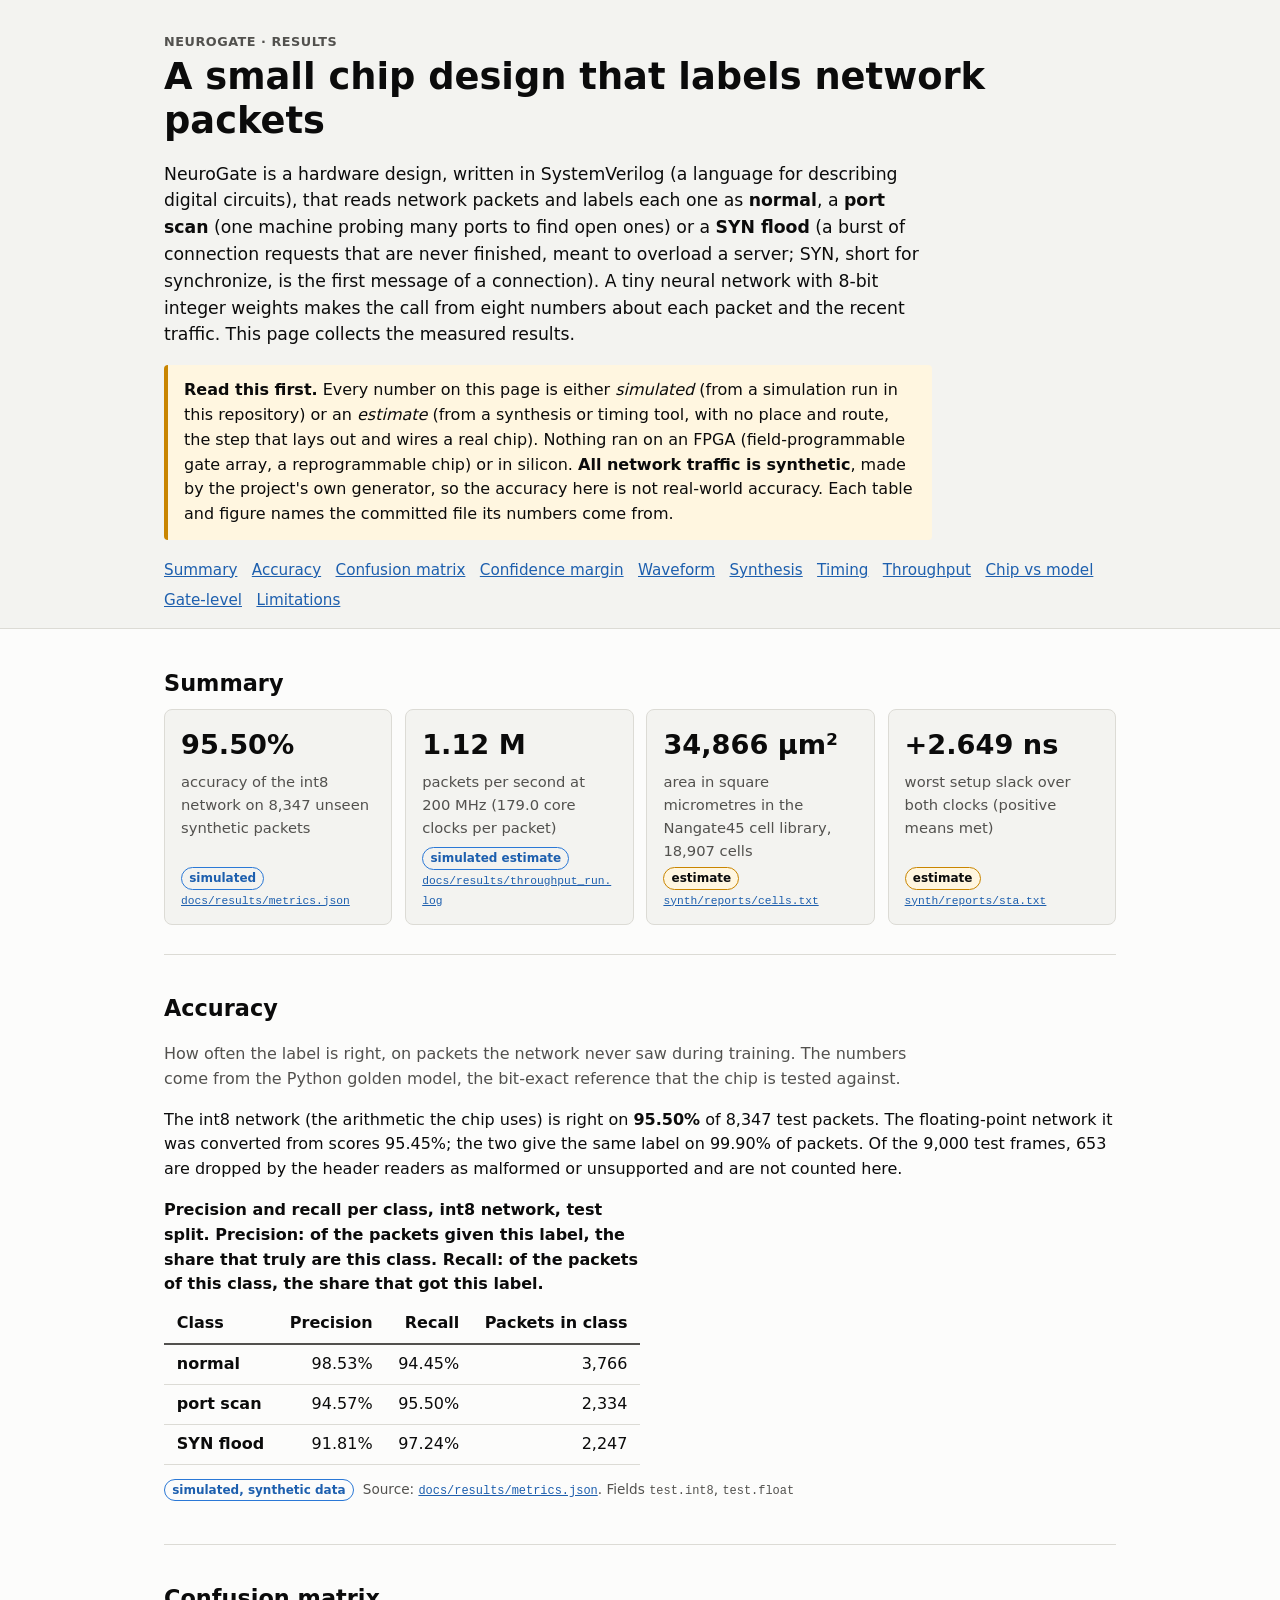
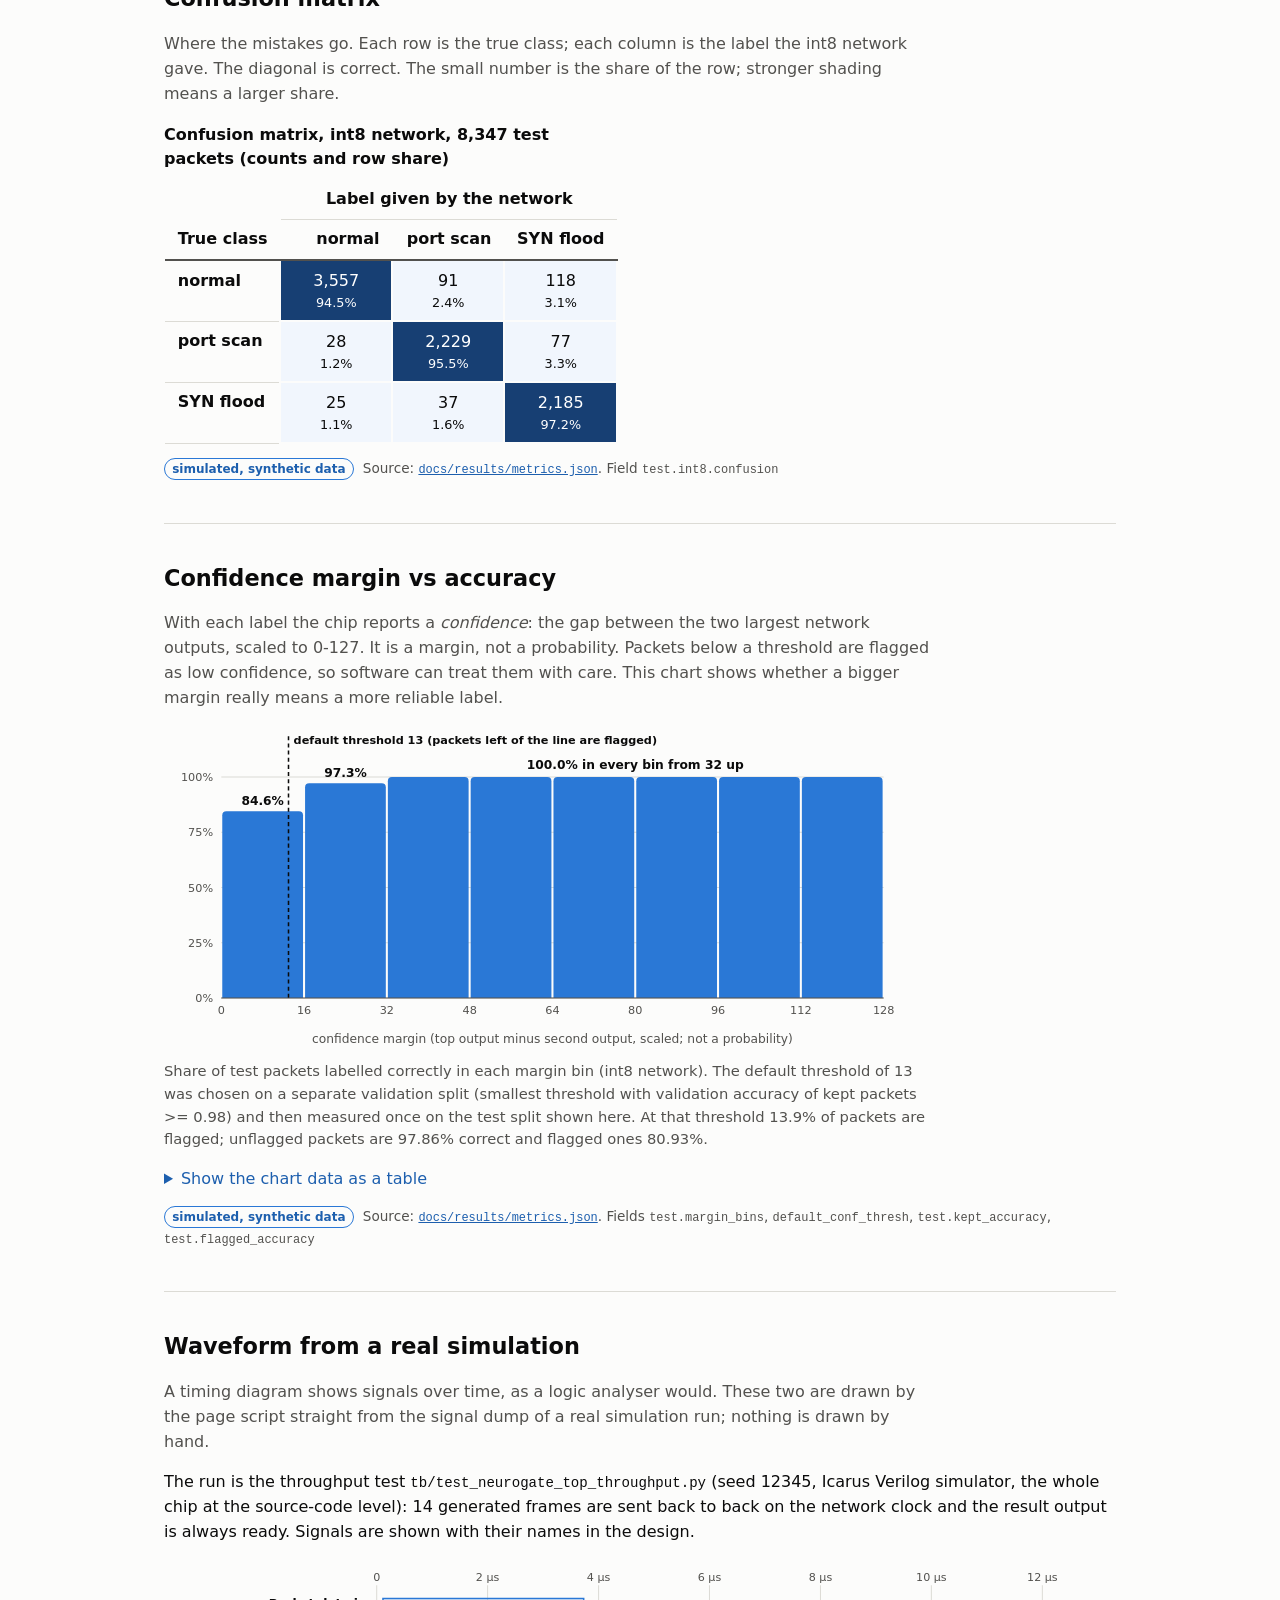
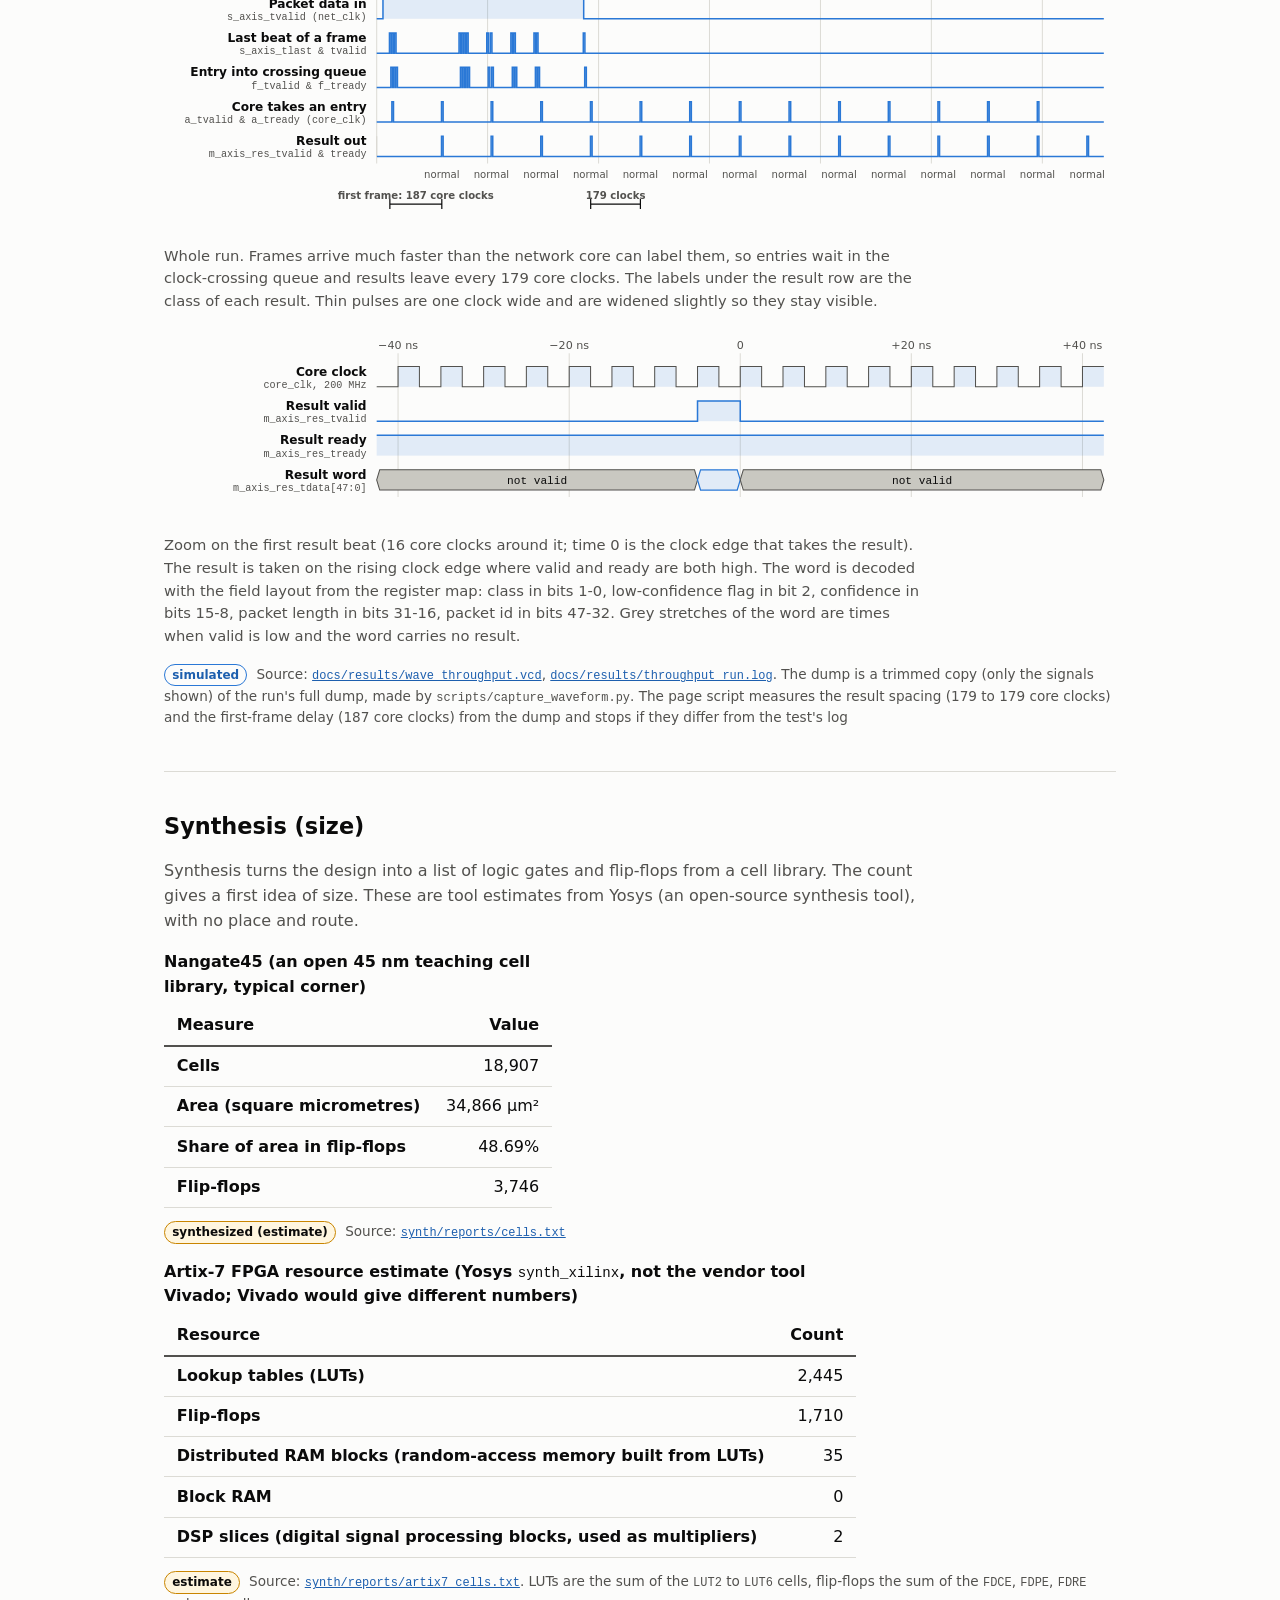
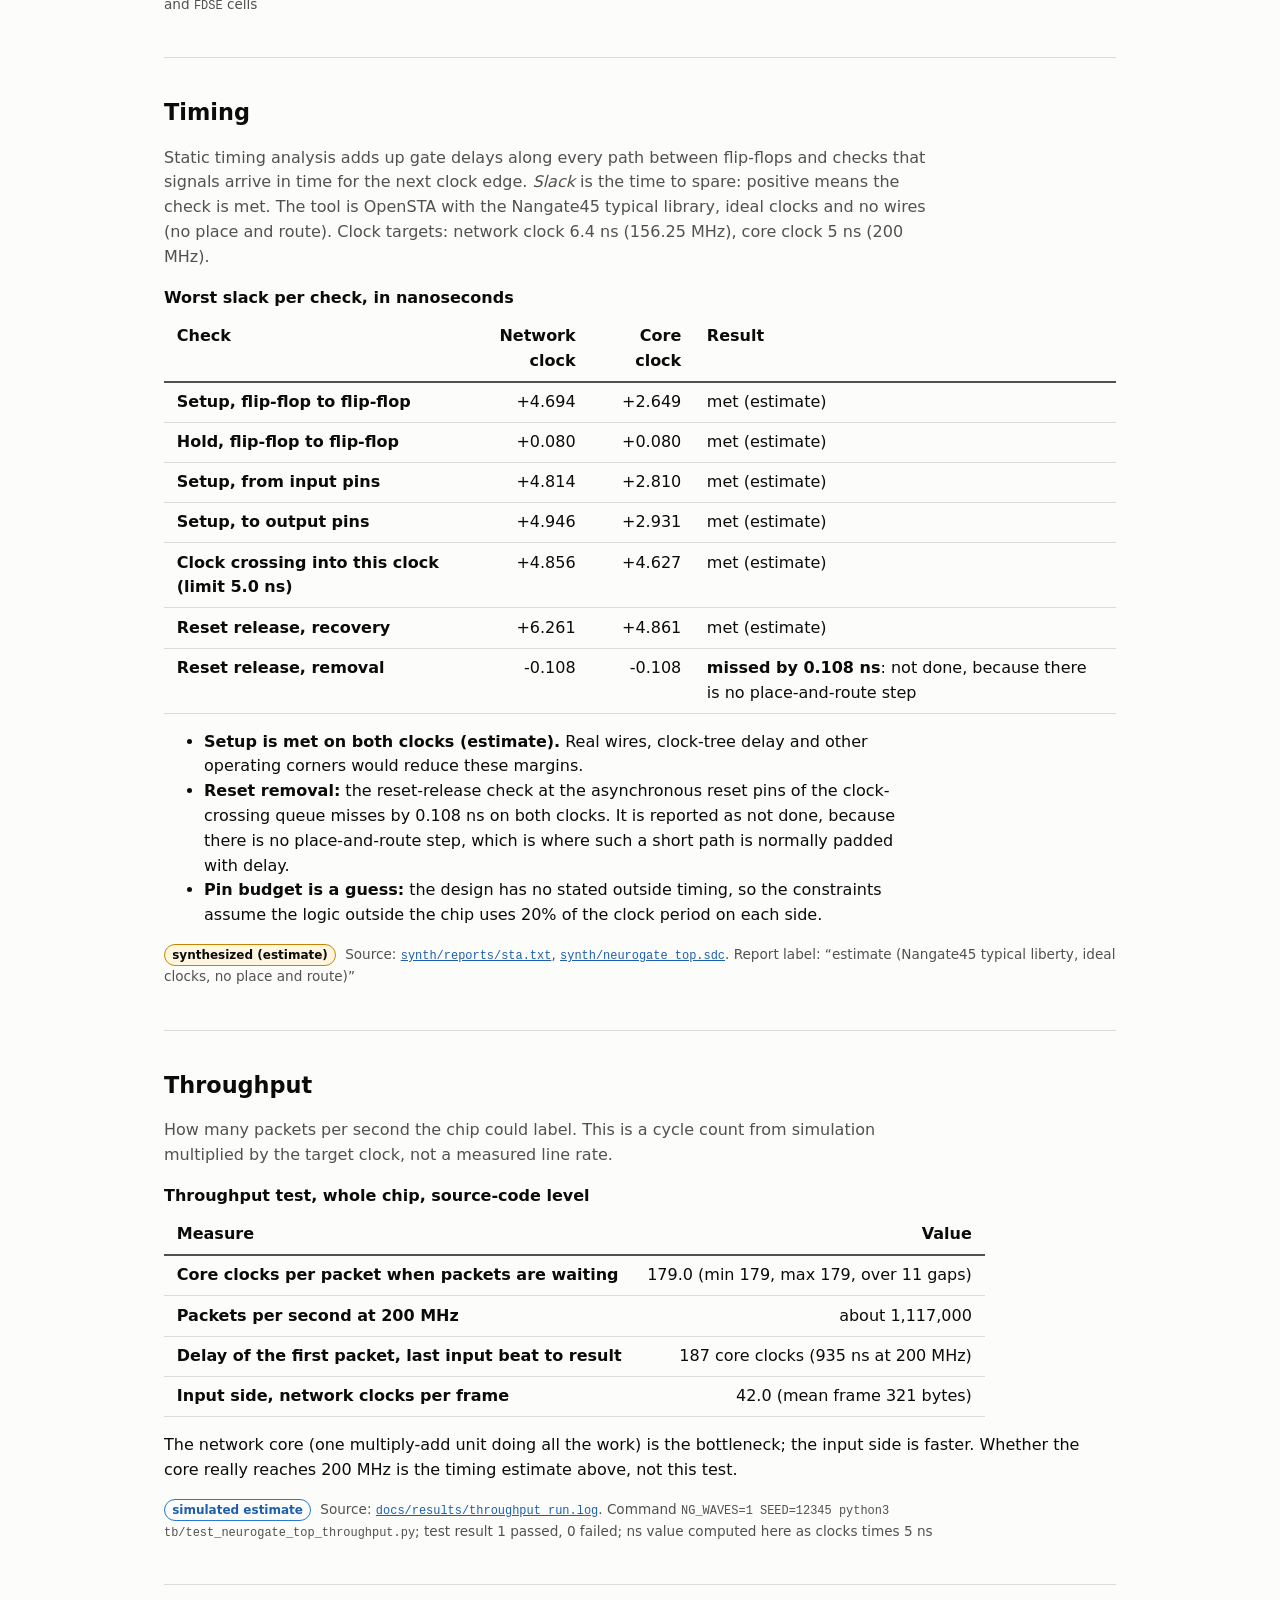
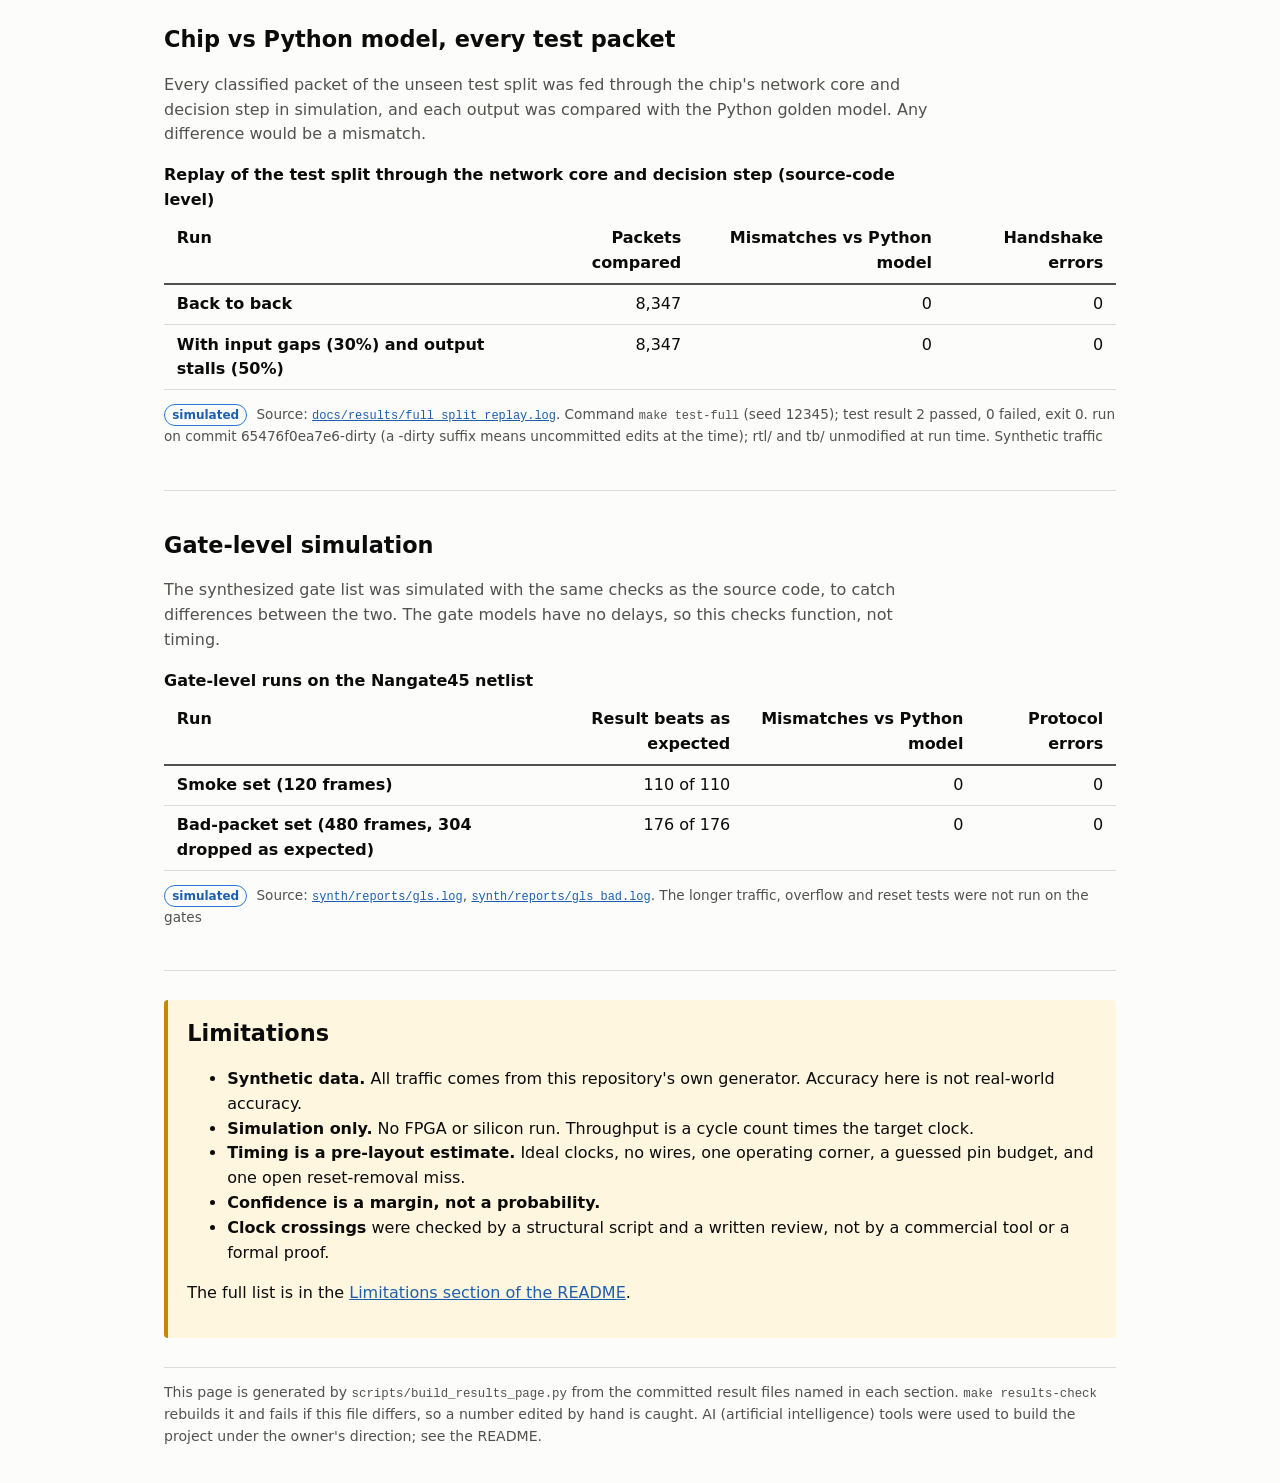
<file: docs/index.html>
<!doctype html>
<html lang="en">
<head>
<meta charset="utf-8">
<meta name="viewport" content="width=device-width, initial-scale=1">
<title>NeuroGate results (simulated and estimated)</title>
<meta name="description" content="Results of NeuroGate, a simulation-only chip design that labels network packets with a small int8 neural network. Every number is simulated or a tool estimate, on synthetic traffic.">
<!-- Generated by scripts/build_results_page.py. Do not edit by hand: make results-check fails. -->
<style>
:root{color-scheme:light;--bg:#fcfcfb;--panel:#f3f3f0;--ink:#0b0b0b;--ink2:#52514e;--rule:#dcdbd5;
--accent:#2a78d6;--accent-ink:#1d5fae;--hi:rgba(42,120,214,.13);--x:#c9c8c1;--warn-bg:#fff6e0;--warn-rule:#c98500;
--c0:#f1f6fd;--c1:#d6e5f8;--c2:#a9c9ef;--c3:#2563ad;--c4:#173f73;--c-hi-ink:#fff}
@media (prefers-color-scheme:dark){:root{color-scheme:dark;--bg:#1a1a19;--panel:#242422;--ink:#f0efec;--ink2:#c3c2b7;
--rule:#3d3c39;--accent:#3987e5;--accent-ink:#8ab8f2;--hi:rgba(57,135,229,.22);--x:#55544f;--warn-bg:#2d2715;--warn-rule:#c98500;
--c0:#22272e;--c1:#263548;--c2:#2d4d74;--c3:#6a9be0;--c4:#a8cbf7;--c-hi-ink:#0b0b0b}}
*{box-sizing:border-box}
html{-webkit-text-size-adjust:100%}
body{margin:0;background:var(--bg);color:var(--ink);font:16px/1.55 system-ui,-apple-system,"Segoe UI",Roboto,Helvetica,Arial,sans-serif}
.wrap{max-width:62rem;margin:0 auto;padding:0 1.25rem}
a{color:var(--accent-ink)}a:focus-visible{outline:3px solid var(--accent);outline-offset:2px}
code{font:0.88em ui-monospace,SFMono-Regular,Menlo,Consolas,monospace}
h1{font-size:clamp(1.6rem,4vw,2.3rem);line-height:1.2;margin:.2rem 0 1rem}
h2{font-size:1.4rem;margin:0 0 .5rem;padding-top:.5rem}
.hero{border-bottom:1px solid var(--rule);padding:2rem 0 1rem;background:var(--panel)}
.eyebrow{margin:0;color:var(--ink2);font-weight:600;letter-spacing:.04em;text-transform:uppercase;font-size:.8rem}
.lede{font-size:1.08rem;max-width:48rem}
.notice{background:var(--warn-bg);border-left:4px solid var(--warn-rule);padding:.8rem 1rem;border-radius:4px;max-width:48rem}
nav ul{list-style:none;padding:0;margin:1.2rem 0 0;display:flex;flex-wrap:wrap;gap:.4rem .9rem;font-size:.95rem}
section{padding:1.8rem 0;border-bottom:1px solid var(--rule)}
.why{color:var(--ink2);max-width:48rem}
.tiles{list-style:none;padding:0;margin:0;display:grid;grid-template-columns:repeat(auto-fit,minmax(13rem,1fr));gap:.8rem}
.tile{background:var(--panel);border:1px solid var(--rule);border-radius:8px;padding:.9rem 1rem;display:flex;flex-direction:column;gap:.3rem}
.tile .big{font-size:1.7rem;font-weight:650;font-variant-numeric:tabular-nums}
.tile .small{color:var(--ink2);font-size:.92rem}
.tile .meta{font-size:.8rem;color:var(--ink2);margin-top:auto;overflow-wrap:anywhere}
.badge{display:inline-block;font-size:.75rem;font-weight:600;padding:.05rem .45rem;border-radius:999px;border:1px solid;margin-right:.3rem;white-space:nowrap}
.badge.sim{color:var(--accent-ink);border-color:var(--accent)}
.badge.est{color:var(--ink);border-color:var(--warn-rule);background:var(--warn-bg)}
.source{font-size:.85rem;color:var(--ink2);overflow-wrap:anywhere}
.tablewrap{overflow-x:auto;margin:1rem 0 .3rem}
table{border-collapse:collapse;font-variant-numeric:tabular-nums;min-width:20rem}
caption{text-align:left;font-weight:600;padding-bottom:.4rem;max-width:48rem}
th,td{padding:.45rem .8rem;border-bottom:1px solid var(--rule);text-align:right;vertical-align:top}
th[scope=row],thead th:first-child,.txt{text-align:left}
thead th{border-bottom:2px solid var(--ink2)}
.cm td{text-align:center;min-width:7rem;border:2px solid var(--bg)}
.cm .share{display:block;font-size:.8rem}
.cm .axis-h{text-align:center;border-bottom:1px solid var(--rule);font-weight:600}
.c0{background:var(--c0)}.c1{background:var(--c1)}.c2{background:var(--c2)}
.c3{background:var(--c3);color:var(--c-hi-ink)}.c4{background:var(--c4);color:var(--c-hi-ink)}
figure{margin:1rem 0}figcaption{color:var(--ink2);font-size:.92rem;max-width:48rem;margin-top:.4rem}
svg{display:block;width:100%;height:auto;font-family:inherit}
.chart{max-width:46rem;min-width:34rem}
.widefig{overflow-x:auto}.widefig svg.wave{min-width:52rem}
.hint{display:none;font-size:.85rem;color:var(--ink2)}
.grid{stroke:var(--rule);stroke-width:1}
.axis{stroke:var(--ink2);stroke-width:1}
.tick{fill:var(--ink2);font-size:11px}
.strong{font-weight:600;fill:var(--ink)}
.val{fill:var(--ink);font-size:12px;font-weight:600}
.label{fill:var(--ink2);font-size:12px}
.bar{fill:var(--accent)}.bar:hover{opacity:.8}
.thresh{stroke:var(--ink);stroke-width:1.5;stroke-dasharray:4 3}
.sig{fill:var(--ink);font-size:12px;font-weight:600}
.sigsub{fill:var(--ink2);font-size:10px;font-family:ui-monospace,Menlo,Consolas,monospace}
.trace,.clk{fill:none;stroke:var(--accent);stroke-width:1.5}
.clk{stroke:var(--ink2);stroke-width:1}
.hifill{fill:var(--hi)}.xfill{fill:var(--x)}
.bus{fill:var(--hi);stroke:var(--accent);stroke-width:1.2}
.busx{fill:var(--x);stroke:var(--ink2);stroke-width:1}
.busval{fill:var(--ink);font-size:11px;font-family:ui-monospace,Menlo,Consolas,monospace}
.mark{fill:var(--ink2);font-size:10px}
.span{stroke:var(--ink);stroke-width:1.2;fill:none}
details{margin:.6rem 0}summary{cursor:pointer;color:var(--accent-ink)}
.notes{max-width:48rem}
.limits{background:var(--warn-bg);border-left:4px solid var(--warn-rule);padding:1rem 1.2rem;border-radius:4px}
.limits h2{padding-top:0}
footer{padding:1.5rem 1.25rem 3rem;color:var(--ink2);font-size:.88rem}
@media (max-width:40rem){.hint{display:block}th,td{padding:.35rem .45rem}.cm td{min-width:4.2rem}body{font-size:15px}}
@media print{nav{display:none}section{break-inside:avoid}}
</style>
</head>
<body>
<header class="hero"><div class="wrap">
<p class="eyebrow">NeuroGate · results</p>
<h1>A small chip design that labels network packets</h1>
<p class="lede">NeuroGate is a hardware design, written in SystemVerilog (a language for describing digital circuits), that reads network packets and labels each one as <strong>normal</strong>, a <strong>port scan</strong> (one machine probing many ports to find open ones) or a <strong>SYN flood</strong> (a burst of connection requests that are never finished, meant to overload a server; SYN, short for synchronize, is the first message of a connection). A tiny neural network with 8-bit integer weights makes the call from eight numbers about each packet and the recent traffic. This page collects the measured results.</p>
<div class="notice" role="note"><strong>Read this first.</strong> Every number on this page is either <em>simulated</em> (from a simulation run in this repository) or an <em>estimate</em> (from a synthesis or timing tool, with no place and route, the step that lays out and wires a real chip). Nothing ran on an FPGA (field-programmable gate array, a reprogrammable chip) or in silicon. <strong>All network traffic is synthetic</strong>, made by the project's own generator, so the accuracy here is not real-world accuracy. Each table and figure names the committed file its numbers come from.</div>
<nav aria-label="Sections"><ul><li><a href="#summary">Summary</a></li><li><a href="#accuracy">Accuracy</a></li><li><a href="#confusion">Confusion matrix</a></li><li><a href="#margin">Confidence margin</a></li><li><a href="#waveform">Waveform</a></li><li><a href="#synthesis">Synthesis</a></li><li><a href="#timing">Timing</a></li><li><a href="#throughput">Throughput</a></li><li><a href="#replay">Chip vs model</a></li><li><a href="#gatelevel">Gate-level</a></li><li><a href="#limits">Limitations</a></li></ul></nav>
</div></header>
<main class="wrap">
<section id="summary" aria-labelledby="summary-h"><h2 id="summary-h">Summary</h2>
<ul class="tiles">
<li class="tile"><span class="big">95.50%</span><span class="small">accuracy of the int8 network on 8,347 unseen synthetic packets</span><span class="meta"><span class="badge sim">simulated</span> <a href="https://github.com/bavafa/neurogate/blob/main/docs/results/metrics.json"><code>docs/results/metrics.json</code></a></span></li>
<li class="tile"><span class="big">1.12 M</span><span class="small">packets per second at 200 MHz (179.0 core clocks per packet)</span><span class="meta"><span class="badge sim">simulated estimate</span> <a href="https://github.com/bavafa/neurogate/blob/main/docs/results/throughput_run.log"><code>docs/results/throughput_run.log</code></a></span></li>
<li class="tile"><span class="big">34,866 µm²</span><span class="small">area in square micrometres in the Nangate45 cell library, 18,907 cells</span><span class="meta"><span class="badge est">estimate</span> <a href="https://github.com/bavafa/neurogate/blob/main/synth/reports/cells.txt"><code>synth/reports/cells.txt</code></a></span></li>
<li class="tile"><span class="big">+2.649 ns</span><span class="small">worst setup slack over both clocks (positive means met)</span><span class="meta"><span class="badge est">estimate</span> <a href="https://github.com/bavafa/neurogate/blob/main/synth/reports/sta.txt"><code>synth/reports/sta.txt</code></a></span></li>
</ul></section>
<section id="accuracy" aria-labelledby="acc-h"><h2 id="acc-h">Accuracy</h2>
<p class="why">How often the label is right, on packets the network never saw during training. The numbers come from the Python golden model, the bit-exact reference that the chip is tested against.</p>
<p>The int8 network (the arithmetic the chip uses) is right on <strong>95.50%</strong> of 8,347 test packets. The floating-point network it was converted from scores 95.45%; the two give the same label on 99.90% of packets. Of the 9,000 test frames, 653 are dropped by the header readers as malformed or unsupported and are not counted here.</p>
<div class="tablewrap"><table><caption>Precision and recall per class, int8 network, test split. Precision: of the packets given this label, the share that truly are this class. Recall: of the packets of this class, the share that got this label.</caption>
<thead><tr><th scope="col">Class</th><th scope="col">Precision</th><th scope="col">Recall</th><th scope="col">Packets in class</th></tr></thead><tbody>
<tr><th scope="row">normal</th><td>98.53%</td><td>94.45%</td><td>3,766</td></tr>
<tr><th scope="row">port scan</th><td>94.57%</td><td>95.50%</td><td>2,334</td></tr>
<tr><th scope="row">SYN flood</th><td>91.81%</td><td>97.24%</td><td>2,247</td></tr>
</tbody></table></div>
<p class="source"><span class="badge sim">simulated, synthetic data</span> Source: <a href="https://github.com/bavafa/neurogate/blob/main/docs/results/metrics.json"><code>docs/results/metrics.json</code></a>. Fields <code>test.int8</code>, <code>test.float</code></p>
</section>
<section id="confusion" aria-labelledby="cm-h"><h2 id="cm-h">Confusion matrix</h2>
<p class="why">Where the mistakes go. Each row is the true class; each column is the label the int8 network gave. The diagonal is correct. The small number is the share of the row; stronger shading means a larger share.</p>
<div class="tablewrap"><table class="cm"><caption>Confusion matrix, int8 network, 8,347 test packets (counts and row share)</caption>
<thead><tr><td></td><th scope="col" colspan="3" class="axis-h">Label given by the network</th></tr><tr><th scope="col">True class</th><th scope="col">normal</th><th scope="col">port scan</th><th scope="col">SYN flood</th></tr></thead><tbody>
<tr><th scope="row">normal</th><td class="c4">3,557<span class="share">94.5%</span></td><td class="c0">91<span class="share">2.4%</span></td><td class="c0">118<span class="share">3.1%</span></td></tr>
<tr><th scope="row">port scan</th><td class="c0">28<span class="share">1.2%</span></td><td class="c4">2,229<span class="share">95.5%</span></td><td class="c0">77<span class="share">3.3%</span></td></tr>
<tr><th scope="row">SYN flood</th><td class="c0">25<span class="share">1.1%</span></td><td class="c0">37<span class="share">1.6%</span></td><td class="c4">2,185<span class="share">97.2%</span></td></tr>
</tbody></table></div>
<p class="source"><span class="badge sim">simulated, synthetic data</span> Source: <a href="https://github.com/bavafa/neurogate/blob/main/docs/results/metrics.json"><code>docs/results/metrics.json</code></a>. Field <code>test.int8.confusion</code></p>
</section>
<section id="margin" aria-labelledby="mg-h"><h2 id="mg-h">Confidence margin vs accuracy</h2>
<p class="why">With each label the chip reports a <em>confidence</em>: the gap between the two largest network outputs, scaled to 0-127. It is a margin, not a probability. Packets below a threshold are flagged as low confidence, so software can treat them with care. This chart shows whether a bigger margin really means a more reliable label.</p>
<figure class="widefig"><svg viewBox="0 0 720 320" role="img" aria-labelledby="mc-t mc-d" class="chart">
<title id="mc-t">Share of packets classified correctly, per confidence-margin bin</title>
<desc id="mc-d">Bar chart over the unseen test split. margin 0 to 15: 84.6% correct of 1870 packets; margin 16 to 31: 97.3% correct of 3225 packets; margin 32 to 47: 100.0% correct of 382 packets; margin 48 to 63: 100.0% correct of 638 packets; margin 64 to 79: 100.0% correct of 939 packets; margin 80 to 95: 100.0% correct of 791 packets; margin 96 to 111: 100.0% correct of 239 packets; margin 112 to 127: 100.0% correct of 263 packets. A dashed line marks the default threshold 13.</desc>
<line class="grid" x1="56" x2="704" y1="266.0" y2="266.0"/>
<text class="tick" x="48" y="270.0" text-anchor="end">0%</text>
<line class="grid" x1="56" x2="704" y1="212.0" y2="212.0"/>
<text class="tick" x="48" y="216.0" text-anchor="end">25%</text>
<line class="grid" x1="56" x2="704" y1="158.0" y2="158.0"/>
<text class="tick" x="48" y="162.0" text-anchor="end">50%</text>
<line class="grid" x1="56" x2="704" y1="104.0" y2="104.0"/>
<text class="tick" x="48" y="108.0" text-anchor="end">75%</text>
<line class="grid" x1="56" x2="704" y1="50.0" y2="50.0"/>
<text class="tick" x="48" y="54.0" text-anchor="end">100%</text>
<path class="bar" d="M57.0,266.0 V87.3 Q57.0,83.3 61.0,83.3 H132.0 Q136.0,83.3 136.0,87.3 V266.0 Z"><title>margin 0-15: 1,870 packets, 84.6% correct</title></path>
<text class="val" x="96.5" y="77.3" text-anchor="middle">84.6%</text>
<path class="bar" d="M138.0,266.0 V59.9 Q138.0,55.9 142.0,55.9 H213.0 Q217.0,55.9 217.0,59.9 V266.0 Z"><title>margin 16-31: 3,225 packets, 97.3% correct</title></path>
<text class="val" x="177.5" y="49.9" text-anchor="middle">97.3%</text>
<path class="bar" d="M219.0,266.0 V54.0 Q219.0,50.0 223.0,50.0 H294.0 Q298.0,50.0 298.0,54.0 V266.0 Z"><title>margin 32-47: 382 packets, 100.0% correct</title></path>
<path class="bar" d="M300.0,266.0 V54.0 Q300.0,50.0 304.0,50.0 H375.0 Q379.0,50.0 379.0,54.0 V266.0 Z"><title>margin 48-63: 638 packets, 100.0% correct</title></path>
<path class="bar" d="M381.0,266.0 V54.0 Q381.0,50.0 385.0,50.0 H456.0 Q460.0,50.0 460.0,54.0 V266.0 Z"><title>margin 64-79: 939 packets, 100.0% correct</title></path>
<path class="bar" d="M462.0,266.0 V54.0 Q462.0,50.0 466.0,50.0 H537.0 Q541.0,50.0 541.0,54.0 V266.0 Z"><title>margin 80-95: 791 packets, 100.0% correct</title></path>
<path class="bar" d="M543.0,266.0 V54.0 Q543.0,50.0 547.0,50.0 H618.0 Q622.0,50.0 622.0,54.0 V266.0 Z"><title>margin 96-111: 239 packets, 100.0% correct</title></path>
<path class="bar" d="M624.0,266.0 V54.0 Q624.0,50.0 628.0,50.0 H699.0 Q703.0,50.0 703.0,54.0 V266.0 Z"><title>margin 112-127: 263 packets, 100.0% correct</title></path>
<text class="val" x="461.0" y="42.0" text-anchor="middle">100.0% in every bin from 32 up</text>
<text class="tick" x="56.0" y="282.0" text-anchor="middle">0</text>
<text class="tick" x="137.0" y="282.0" text-anchor="middle">16</text>
<text class="tick" x="218.0" y="282.0" text-anchor="middle">32</text>
<text class="tick" x="299.0" y="282.0" text-anchor="middle">48</text>
<text class="tick" x="380.0" y="282.0" text-anchor="middle">64</text>
<text class="tick" x="461.0" y="282.0" text-anchor="middle">80</text>
<text class="tick" x="542.0" y="282.0" text-anchor="middle">96</text>
<text class="tick" x="623.0" y="282.0" text-anchor="middle">112</text>
<text class="tick" x="704.0" y="282.0" text-anchor="middle">128</text>
<line class="thresh" x1="121.8" x2="121.8" y1="10" y2="266.0"/>
<text class="tick strong" x="126.8" y="18">default threshold 13 (packets left of the line are flagged)</text>
<line class="axis" x1="56" x2="704" y1="266.0" y2="266.0"/>
<text class="label" x="380.0" y="310" text-anchor="middle">confidence margin (top output minus second output, scaled; not a probability)</text>
</svg>
<figcaption>Share of test packets labelled correctly in each margin bin (int8 network). The default threshold of 13 was chosen on a separate validation split (smallest threshold with validation accuracy of kept packets >= 0.98) and then measured once on the test split shown here. At that threshold 13.9% of packets are flagged; unflagged packets are 97.86% correct and flagged ones 80.93%.</figcaption></figure>
<details><summary>Show the chart data as a table</summary><div class="tablewrap"><table><caption>Packets and share correct per margin bin, test split</caption><thead><tr><th scope="col">Margin bin</th><th scope="col">Packets</th><th scope="col">Correct</th></tr></thead><tbody>
<tr><th scope="row">0-15</th><td>1,870</td><td>84.6%</td></tr>
<tr><th scope="row">16-31</th><td>3,225</td><td>97.3%</td></tr>
<tr><th scope="row">32-47</th><td>382</td><td>100.0%</td></tr>
<tr><th scope="row">48-63</th><td>638</td><td>100.0%</td></tr>
<tr><th scope="row">64-79</th><td>939</td><td>100.0%</td></tr>
<tr><th scope="row">80-95</th><td>791</td><td>100.0%</td></tr>
<tr><th scope="row">96-111</th><td>239</td><td>100.0%</td></tr>
<tr><th scope="row">112-127</th><td>263</td><td>100.0%</td></tr>
</tbody></table></div></details>
<p class="source"><span class="badge sim">simulated, synthetic data</span> Source: <a href="https://github.com/bavafa/neurogate/blob/main/docs/results/metrics.json"><code>docs/results/metrics.json</code></a>. Fields <code>test.margin_bins</code>, <code>default_conf_thresh</code>, <code>test.kept_accuracy</code>, <code>test.flagged_accuracy</code></p>
</section>
<section id="waveform" aria-labelledby="wf-h"><h2 id="wf-h">Waveform from a real simulation</h2>
<p class="why">A timing diagram shows signals over time, as a logic analyser would. These two are drawn by the page script straight from the signal dump of a real simulation run; nothing is drawn by hand.</p>
<p>The run is the throughput test <code>tb/test_neurogate_top_throughput.py</code> (seed 12345, Icarus Verilog simulator, the whole chip at the source-code level): 14 generated frames are sent back to back on the network clock and the result output is always ready. Signals are shown with their names in the design.</p>
<p class="hint">On a narrow screen, scroll the diagrams sideways.</p>
<figure class="widefig"><svg viewBox="0 0 940 274" role="img" aria-labelledby="wa-t wa-d" class="wave">
<title id="wa-t">Timing diagram of the whole throughput run</title>
<desc id="wa-d">14 frames enter on the network clock in about the first 3.7 microseconds. Result beats then leave one at a time, 179 core clocks apart, labelled with the class of each.</desc>
<line class="grid" x1="210.0" x2="210.0" y1="24" y2="200"/>
<text class="tick" x="210.0" y="20" text-anchor="middle">0</text>
<line class="grid" x1="319.5" x2="319.5" y1="24" y2="200"/>
<text class="tick" x="319.5" y="20" text-anchor="middle">2 µs</text>
<line class="grid" x1="429.1" x2="429.1" y1="24" y2="200"/>
<text class="tick" x="429.1" y="20" text-anchor="middle">4 µs</text>
<line class="grid" x1="538.6" x2="538.6" y1="24" y2="200"/>
<text class="tick" x="538.6" y="20" text-anchor="middle">6 µs</text>
<line class="grid" x1="648.2" x2="648.2" y1="24" y2="200"/>
<text class="tick" x="648.2" y="20" text-anchor="middle">8 µs</text>
<line class="grid" x1="757.7" x2="757.7" y1="24" y2="200"/>
<text class="tick" x="757.7" y="20" text-anchor="middle">10 µs</text>
<line class="grid" x1="867.3" x2="867.3" y1="24" y2="200"/>
<text class="tick" x="867.3" y="20" text-anchor="middle">12 µs</text>
<text class="sig" x="200" y="46" text-anchor="end">Packet data in</text>
<text class="sigsub" x="200" y="58" text-anchor="end">s_axis_tvalid (net_clk)</text>
<rect class="hifill" x="216.2" y="37" width="198.2" height="20"/>
<path class="trace" d="M210.0,57 H216.2 V37 H414.4 V57 H928.0"/>
<text class="sig" x="200" y="80" text-anchor="end">Last beat of a frame</text>
<text class="sigsub" x="200" y="92" text-anchor="end">s_axis_tlast &amp; tvalid</text>
<rect class="hifill" x="222.6" y="71" width="1.6" height="20"/>
<rect class="hifill" x="225.1" y="71" width="1.6" height="20"/>
<rect class="hifill" x="227.5" y="71" width="1.6" height="20"/>
<rect class="hifill" x="291.3" y="71" width="1.6" height="20"/>
<rect class="hifill" x="293.8" y="71" width="1.6" height="20"/>
<rect class="hifill" x="296.2" y="71" width="1.6" height="20"/>
<rect class="hifill" x="298.7" y="71" width="1.6" height="20"/>
<rect class="hifill" x="318.7" y="71" width="1.6" height="20"/>
<rect class="hifill" x="322.2" y="71" width="1.6" height="20"/>
<rect class="hifill" x="342.5" y="71" width="1.6" height="20"/>
<rect class="hifill" x="345.3" y="71" width="1.6" height="20"/>
<rect class="hifill" x="365.3" y="71" width="1.6" height="20"/>
<rect class="hifill" x="367.7" y="71" width="1.6" height="20"/>
<rect class="hifill" x="414.0" y="71" width="1.6" height="20"/>
<path class="trace" d="M210.0,91 H222.6 V71 H224.2 V91 H225.1 V71 H226.7 V91 H227.5 V71 H229.1 V91 H291.3 V71 H292.9 V91 H293.8 V71 H295.4 V91 H296.2 V71 H297.8 V91 H298.7 V71 H300.3 V91 H318.7 V71 H320.3 V91 H322.2 V71 H323.8 V91 H342.5 V71 H344.1 V91 H345.3 V71 H346.9 V91 H365.3 V71 H366.9 V91 H367.7 V71 H369.3 V91 H414.0 V71 H415.6 V91 H928.0"/>
<text class="sig" x="200" y="114" text-anchor="end">Entry into crossing queue</text>
<text class="sigsub" x="200" y="126" text-anchor="end">f_tvalid &amp; f_tready</text>
<rect class="hifill" x="224.0" y="105" width="1.6" height="20"/>
<rect class="hifill" x="226.5" y="105" width="1.6" height="20"/>
<rect class="hifill" x="228.9" y="105" width="1.6" height="20"/>
<rect class="hifill" x="292.7" y="105" width="1.6" height="20"/>
<rect class="hifill" x="295.2" y="105" width="1.6" height="20"/>
<rect class="hifill" x="297.6" y="105" width="1.6" height="20"/>
<rect class="hifill" x="300.1" y="105" width="1.6" height="20"/>
<rect class="hifill" x="320.1" y="105" width="1.6" height="20"/>
<rect class="hifill" x="323.6" y="105" width="1.6" height="20"/>
<rect class="hifill" x="343.9" y="105" width="1.6" height="20"/>
<rect class="hifill" x="346.7" y="105" width="1.6" height="20"/>
<rect class="hifill" x="366.7" y="105" width="1.6" height="20"/>
<rect class="hifill" x="369.2" y="105" width="1.6" height="20"/>
<rect class="hifill" x="415.4" y="105" width="1.6" height="20"/>
<path class="trace" d="M210.0,125 H224.0 V105 H225.6 V125 H226.5 V105 H228.1 V125 H228.9 V105 H230.5 V125 H292.7 V105 H294.3 V125 H295.2 V105 H296.8 V125 H297.6 V105 H299.2 V125 H300.1 V105 H301.7 V125 H320.1 V105 H321.7 V125 H323.6 V105 H325.2 V125 H343.9 V105 H345.5 V125 H346.7 V105 H348.3 V125 H366.7 V105 H368.3 V125 H369.2 V105 H370.8 V125 H415.4 V105 H417.0 V125 H928.0"/>
<text class="sig" x="200" y="148" text-anchor="end">Core takes an entry</text>
<text class="sigsub" x="200" y="160" text-anchor="end">a_tvalid &amp; a_tready (core_clk)</text>
<rect class="hifill" x="225.0" y="139" width="1.6" height="20"/>
<rect class="hifill" x="274.0" y="139" width="1.6" height="20"/>
<rect class="hifill" x="323.0" y="139" width="1.6" height="20"/>
<rect class="hifill" x="372.0" y="139" width="1.6" height="20"/>
<rect class="hifill" x="421.1" y="139" width="1.6" height="20"/>
<rect class="hifill" x="470.1" y="139" width="1.6" height="20"/>
<rect class="hifill" x="519.1" y="139" width="1.6" height="20"/>
<rect class="hifill" x="568.1" y="139" width="1.6" height="20"/>
<rect class="hifill" x="617.2" y="139" width="1.6" height="20"/>
<rect class="hifill" x="666.2" y="139" width="1.6" height="20"/>
<rect class="hifill" x="715.2" y="139" width="1.6" height="20"/>
<rect class="hifill" x="764.2" y="139" width="1.6" height="20"/>
<rect class="hifill" x="813.2" y="139" width="1.6" height="20"/>
<rect class="hifill" x="862.3" y="139" width="1.6" height="20"/>
<path class="trace" d="M210.0,159 H225.0 V139 H226.6 V159 H274.0 V139 H275.6 V159 H323.0 V139 H324.6 V159 H372.0 V139 H373.6 V159 H421.1 V139 H422.7 V159 H470.1 V139 H471.7 V159 H519.1 V139 H520.7 V159 H568.1 V139 H569.7 V159 H617.2 V139 H618.8 V159 H666.2 V139 H667.8 V159 H715.2 V139 H716.8 V159 H764.2 V139 H765.8 V159 H813.2 V139 H814.8 V159 H862.3 V139 H863.9 V159 H928.0"/>
<text class="sig" x="200" y="182" text-anchor="end">Result out</text>
<text class="sigsub" x="200" y="194" text-anchor="end">m_axis_res_tvalid &amp; tready</text>
<rect class="xfill" x="210.0" y="173" width="0.5" height="20"/>
<rect class="hifill" x="274.0" y="173" width="1.6" height="20"/>
<rect class="hifill" x="323.0" y="173" width="1.6" height="20"/>
<rect class="hifill" x="372.0" y="173" width="1.6" height="20"/>
<rect class="hifill" x="421.1" y="173" width="1.6" height="20"/>
<rect class="hifill" x="470.1" y="173" width="1.6" height="20"/>
<rect class="hifill" x="519.1" y="173" width="1.6" height="20"/>
<rect class="hifill" x="568.1" y="173" width="1.6" height="20"/>
<rect class="hifill" x="617.2" y="173" width="1.6" height="20"/>
<rect class="hifill" x="666.2" y="173" width="1.6" height="20"/>
<rect class="hifill" x="715.2" y="173" width="1.6" height="20"/>
<rect class="hifill" x="764.2" y="173" width="1.6" height="20"/>
<rect class="hifill" x="813.2" y="173" width="1.6" height="20"/>
<rect class="hifill" x="862.3" y="173" width="1.6" height="20"/>
<rect class="hifill" x="911.3" y="173" width="1.6" height="20"/>
<path class="trace" d="M210.2,193 H274.0 V173 H275.6 V193 H323.0 V173 H324.6 V193 H372.0 V173 H373.6 V193 H421.1 V173 H422.7 V193 H470.1 V173 H471.7 V193 H519.1 V173 H520.7 V193 H568.1 V173 H569.7 V193 H617.2 V173 H618.8 V193 H666.2 V173 H667.8 V193 H715.2 V173 H716.8 V193 H764.2 V173 H765.8 V193 H813.2 V173 H814.8 V193 H862.3 V173 H863.9 V193 H911.3 V173 H912.9 V193 H928.0"/>
<text class="mark" x="274.3" y="214" text-anchor="middle">normal</text>
<text class="mark" x="323.3" y="214" text-anchor="middle">normal</text>
<text class="mark" x="372.3" y="214" text-anchor="middle">normal</text>
<text class="mark" x="421.3" y="214" text-anchor="middle">normal</text>
<text class="mark" x="470.4" y="214" text-anchor="middle">normal</text>
<text class="mark" x="519.4" y="214" text-anchor="middle">normal</text>
<text class="mark" x="568.4" y="214" text-anchor="middle">normal</text>
<text class="mark" x="617.4" y="214" text-anchor="middle">normal</text>
<text class="mark" x="666.5" y="214" text-anchor="middle">normal</text>
<text class="mark" x="715.5" y="214" text-anchor="middle">normal</text>
<text class="mark" x="764.5" y="214" text-anchor="middle">normal</text>
<text class="mark" x="813.5" y="214" text-anchor="middle">normal</text>
<text class="mark" x="862.5" y="214" text-anchor="middle">normal</text>
<text class="mark" x="911.6" y="214" text-anchor="middle">normal</text>
<path class="span" d="M223.0,235 V245 M223.0,240 H274.3 M274.3,235 V245"/>
<text class="mark strong" x="248.6" y="235" text-anchor="middle">first frame: 187 core clocks</text>
<path class="span" d="M421.3,235 V245 M421.3,240 H470.4 M470.4,235 V245"/>
<text class="mark strong" x="445.9" y="235" text-anchor="middle">179 clocks</text>
</svg><figcaption>Whole run. Frames arrive much faster than the network core can label them, so entries wait in the clock-crossing queue and results leave every 179 core clocks. The labels under the result row are the class of each result. Thin pulses are one clock wide and are widened slightly so they stay visible.</figcaption></figure>
<figure class="widefig"><svg viewBox="0 0 940 196" role="img" aria-labelledby="wb-t wb-d" class="wave">
<title id="wb-t">Zoom on the first result beat, clock by clock</title>
<desc id="wb-d">The result valid signal goes high for one core clock while ready is high; the result word then reads packet id 0, class normal, confidence 103.</desc>
<line class="grid" x1="231.1" x2="231.1" y1="24" y2="166"/>
<text class="tick" x="231.1" y="20" text-anchor="middle">−40 ns</text>
<line class="grid" x1="400.1" x2="400.1" y1="24" y2="166"/>
<text class="tick" x="400.1" y="20" text-anchor="middle">−20 ns</text>
<line class="grid" x1="569.0" x2="569.0" y1="24" y2="166"/>
<text class="tick" x="569.0" y="20" text-anchor="middle">0</text>
<line class="grid" x1="737.9" x2="737.9" y1="24" y2="166"/>
<text class="tick" x="737.9" y="20" text-anchor="middle">+20 ns</text>
<line class="grid" x1="906.9" x2="906.9" y1="24" y2="166"/>
<text class="tick" x="906.9" y="20" text-anchor="middle">+40 ns</text>
<text class="sig" x="200" y="46" text-anchor="end">Core clock</text>
<text class="sigsub" x="200" y="58" text-anchor="end">core_clk, 200 MHz</text>
<rect class="hifill" x="231.1" y="37" width="21.1" height="20"/>
<rect class="hifill" x="273.4" y="37" width="21.1" height="20"/>
<rect class="hifill" x="315.6" y="37" width="21.1" height="20"/>
<rect class="hifill" x="357.8" y="37" width="21.1" height="20"/>
<rect class="hifill" x="400.1" y="37" width="21.1" height="20"/>
<rect class="hifill" x="442.3" y="37" width="21.1" height="20"/>
<rect class="hifill" x="484.5" y="37" width="21.1" height="20"/>
<rect class="hifill" x="526.8" y="37" width="21.1" height="20"/>
<rect class="hifill" x="569.0" y="37" width="21.1" height="20"/>
<rect class="hifill" x="611.2" y="37" width="21.1" height="20"/>
<rect class="hifill" x="653.5" y="37" width="21.1" height="20"/>
<rect class="hifill" x="695.7" y="37" width="21.1" height="20"/>
<rect class="hifill" x="737.9" y="37" width="21.1" height="20"/>
<rect class="hifill" x="780.2" y="37" width="21.1" height="20"/>
<rect class="hifill" x="822.4" y="37" width="21.1" height="20"/>
<rect class="hifill" x="864.6" y="37" width="21.1" height="20"/>
<rect class="hifill" x="906.9" y="37" width="21.1" height="20"/>
<path class="clk" d="M210.0,57 H231.1 V37 H252.2 V57 H273.4 V37 H294.5 V57 H315.6 V37 H336.7 V57 H357.8 V37 H378.9 V57 H400.1 V37 H421.2 V57 H442.3 V37 H463.4 V57 H484.5 V37 H505.6 V57 H526.8 V37 H547.9 V57 H569.0 V37 H590.1 V57 H611.2 V37 H632.4 V57 H653.5 V37 H674.6 V57 H695.7 V37 H716.8 V57 H737.9 V37 H759.1 V57 H780.2 V37 H801.3 V57 H822.4 V37 H843.5 V57 H864.6 V37 H885.8 V57 H906.9 V37 H928.0"/>
<text class="sig" x="200" y="80" text-anchor="end">Result valid</text>
<text class="sigsub" x="200" y="92" text-anchor="end">m_axis_res_tvalid</text>
<rect class="hifill" x="526.8" y="71" width="42.2" height="20"/>
<path class="trace" d="M210.0,91 H526.8 V71 H569.0 V91 H928.0"/>
<text class="sig" x="200" y="114" text-anchor="end">Result ready</text>
<text class="sigsub" x="200" y="126" text-anchor="end">m_axis_res_tready</text>
<rect class="hifill" x="210.0" y="105" width="718.0" height="20"/>
<path class="trace" d="M210.0,105 H928.0"/>
<text class="sig" x="200" y="148" text-anchor="end">Result word</text>
<text class="sigsub" x="200" y="160" text-anchor="end">m_axis_res_tdata[47:0]</text>
<path class="busx" d="M210.0,149.0 L213.0,139 L523.8,139 L526.8,149.0 L523.8,159 L213.0,159 Z"/>
<text class="busval" x="368.4" y="153.0" text-anchor="middle">not valid</text>
<path class="bus" d="M526.8,149.0 L529.8,139 L566.0,139 L569.0,149.0 L566.0,159 L529.8,159 Z"/>
<path class="busx" d="M569.0,149.0 L572.0,139 L925.0,139 L928.0,149.0 L925.0,159 L572.0,159 Z"/>
<text class="busval" x="748.5" y="153.0" text-anchor="middle">not valid</text>
</svg><figcaption>Zoom on the first result beat (16 core clocks around it; time 0 is the clock edge that takes the result). The result is taken on the rising clock edge where valid and ready are both high. The word is decoded with the field layout from the register map: class in bits 1-0, low-confidence flag in bit 2, confidence in bits 15-8, packet length in bits 31-16, packet id in bits 47-32. Grey stretches of the word are times when valid is low and the word carries no result.</figcaption></figure>
<p class="source"><span class="badge sim">simulated</span> Source: <a href="https://github.com/bavafa/neurogate/blob/main/docs/results/wave_throughput.vcd"><code>docs/results/wave_throughput.vcd</code></a>, <a href="https://github.com/bavafa/neurogate/blob/main/docs/results/throughput_run.log"><code>docs/results/throughput_run.log</code></a>. The dump is a trimmed copy (only the signals shown) of the run's full dump, made by <code>scripts/capture_waveform.py</code>. The page script measures the result spacing (179 to 179 core clocks) and the first-frame delay (187 core clocks) from the dump and stops if they differ from the test's log</p>
</section>
<section id="synthesis" aria-labelledby="syn-h"><h2 id="syn-h">Synthesis (size)</h2>
<p class="why">Synthesis turns the design into a list of logic gates and flip-flops from a cell library. The count gives a first idea of size. These are tool estimates from Yosys (an open-source synthesis tool), with no place and route.</p>
<div class="tablewrap"><table><caption>Nangate45 (an open 45 nm teaching cell library, typical corner)</caption><thead><tr><th scope="col">Measure</th><th scope="col">Value</th></tr></thead><tbody>
<tr><th scope="row">Cells</th><td>18,907</td></tr>
<tr><th scope="row">Area (square micrometres)</th><td>34,866 µm²</td></tr>
<tr><th scope="row">Share of area in flip-flops</th><td>48.69%</td></tr>
<tr><th scope="row">Flip-flops</th><td>3,746</td></tr>
</tbody></table></div>
<p class="source"><span class="badge est">synthesized (estimate)</span> Source: <a href="https://github.com/bavafa/neurogate/blob/main/synth/reports/cells.txt"><code>synth/reports/cells.txt</code></a></p>
<div class="tablewrap"><table><caption>Artix-7 FPGA resource estimate (Yosys <code>synth_xilinx</code>, not the vendor tool Vivado; Vivado would give different numbers)</caption><thead><tr><th scope="col">Resource</th><th scope="col">Count</th></tr></thead><tbody>
<tr><th scope="row">Lookup tables (LUTs)</th><td>2,445</td></tr>
<tr><th scope="row">Flip-flops</th><td>1,710</td></tr>
<tr><th scope="row">Distributed RAM blocks (random-access memory built from LUTs)</th><td>35</td></tr>
<tr><th scope="row">Block RAM</th><td>0</td></tr>
<tr><th scope="row">DSP slices (digital signal processing blocks, used as multipliers)</th><td>2</td></tr>
</tbody></table></div>
<p class="source"><span class="badge est">estimate</span> Source: <a href="https://github.com/bavafa/neurogate/blob/main/synth/reports/artix7_cells.txt"><code>synth/reports/artix7_cells.txt</code></a>. LUTs are the sum of the <code>LUT2</code> to <code>LUT6</code> cells, flip-flops the sum of the <code>FDCE</code>, <code>FDPE</code>, <code>FDRE</code> and <code>FDSE</code> cells</p>
</section>
<section id="timing" aria-labelledby="tm-h"><h2 id="tm-h">Timing</h2>
<p class="why">Static timing analysis adds up gate delays along every path between flip-flops and checks that signals arrive in time for the next clock edge. <em>Slack</em> is the time to spare: positive means the check is met. The tool is OpenSTA with the Nangate45 typical library, ideal clocks and no wires (no place and route). Clock targets: network clock 6.4 ns (156.25 MHz), core clock 5 ns (200 MHz).</p>
<div class="tablewrap"><table><caption>Worst slack per check, in nanoseconds</caption><thead><tr><th scope="col">Check</th><th scope="col">Network clock</th><th scope="col">Core clock</th><th scope="col" class="txt">Result</th></tr></thead><tbody>
<tr><th scope="row">Setup, flip-flop to flip-flop</th><td>+4.694</td><td>+2.649</td><td class="txt">met (estimate)</td></tr>
<tr><th scope="row">Hold, flip-flop to flip-flop</th><td>+0.080</td><td>+0.080</td><td class="txt">met (estimate)</td></tr>
<tr><th scope="row">Setup, from input pins</th><td>+4.814</td><td>+2.810</td><td class="txt">met (estimate)</td></tr>
<tr><th scope="row">Setup, to output pins</th><td>+4.946</td><td>+2.931</td><td class="txt">met (estimate)</td></tr>
<tr><th scope="row">Clock crossing into this clock (limit 5.0 ns)</th><td>+4.856</td><td>+4.627</td><td class="txt">met (estimate)</td></tr>
<tr><th scope="row">Reset release, recovery</th><td>+6.261</td><td>+4.861</td><td class="txt">met (estimate)</td></tr>
<tr><th scope="row">Reset release, removal</th><td>-0.108</td><td>-0.108</td><td class="txt"><strong>missed by 0.108 ns</strong>: not done, because there is no place-and-route step</td></tr>
</tbody></table></div>
<ul class="notes"><li><strong>Setup is met on both clocks (estimate).</strong> Real wires, clock-tree delay and other operating corners would reduce these margins.</li><li><strong>Reset removal:</strong> the reset-release check at the asynchronous reset pins of the clock-crossing queue misses by 0.108 ns on both clocks. It is reported as not done, because there is no place-and-route step, which is where such a short path is normally padded with delay.</li><li><strong>Pin budget is a guess:</strong> the design has no stated outside timing, so the constraints assume the logic outside the chip uses 20% of the clock period on each side.</li></ul>
<p class="source"><span class="badge est">synthesized (estimate)</span> Source: <a href="https://github.com/bavafa/neurogate/blob/main/synth/reports/sta.txt"><code>synth/reports/sta.txt</code></a>, <a href="https://github.com/bavafa/neurogate/blob/main/synth/neurogate_top.sdc"><code>synth/neurogate_top.sdc</code></a>. Report label: “estimate (Nangate45 typical liberty, ideal clocks, no place and route)”</p>
</section>
<section id="throughput" aria-labelledby="tp-h"><h2 id="tp-h">Throughput</h2>
<p class="why">How many packets per second the chip could label. This is a cycle count from simulation multiplied by the target clock, not a measured line rate.</p>
<div class="tablewrap"><table><caption>Throughput test, whole chip, source-code level</caption><thead><tr><th scope="col">Measure</th><th scope="col">Value</th></tr></thead><tbody>
<tr><th scope="row">Core clocks per packet when packets are waiting</th><td>179.0 (min 179, max 179, over 11 gaps)</td></tr>
<tr><th scope="row">Packets per second at 200 MHz</th><td>about 1,117,000</td></tr>
<tr><th scope="row">Delay of the first packet, last input beat to result</th><td>187 core clocks (935 ns at 200 MHz)</td></tr>
<tr><th scope="row">Input side, network clocks per frame</th><td>42.0 (mean frame 321 bytes)</td></tr>
</tbody></table></div>
<p>The network core (one multiply-add unit doing all the work) is the bottleneck; the input side is faster. Whether the core really reaches 200 MHz is the timing estimate above, not this test.</p>
<p class="source"><span class="badge sim">simulated estimate</span> Source: <a href="https://github.com/bavafa/neurogate/blob/main/docs/results/throughput_run.log"><code>docs/results/throughput_run.log</code></a>. Command <code>NG_WAVES=1 SEED=12345 python3 tb/test_neurogate_top_throughput.py</code>; test result 1 passed, 0 failed; ns value computed here as clocks times 5 ns</p>
</section>
<section id="replay" aria-labelledby="rp-h"><h2 id="rp-h">Chip vs Python model, every test packet</h2>
<p class="why">Every classified packet of the unseen test split was fed through the chip's network core and decision step in simulation, and each output was compared with the Python golden model. Any difference would be a mismatch.</p>
<div class="tablewrap"><table><caption>Replay of the test split through the network core and decision step (source-code level)</caption><thead><tr><th scope="col">Run</th><th scope="col">Packets compared</th><th scope="col">Mismatches vs Python model</th><th scope="col">Handshake errors</th></tr></thead><tbody>
<tr><th scope="row">Back to back</th><td>8,347</td><td>0</td><td>0</td></tr>
<tr><th scope="row">With input gaps (30%) and output stalls (50%)</th><td>8,347</td><td>0</td><td>0</td></tr>
</tbody></table></div>
<p class="source"><span class="badge sim">simulated</span> Source: <a href="https://github.com/bavafa/neurogate/blob/main/docs/results/full_split_replay.log"><code>docs/results/full_split_replay.log</code></a>. Command <code>make test-full</code> (seed 12345); test result 2 passed, 0 failed, exit 0. run on commit 65476f0ea7e6-dirty (a -dirty suffix means uncommitted edits at the time); rtl/ and tb/ unmodified at run time. Synthetic traffic</p>
</section>
<section id="gatelevel" aria-labelledby="gl-h"><h2 id="gl-h">Gate-level simulation</h2>
<p class="why">The synthesized gate list was simulated with the same checks as the source code, to catch differences between the two. The gate models have no delays, so this checks function, not timing.</p>
<div class="tablewrap"><table><caption>Gate-level runs on the Nangate45 netlist</caption><thead><tr><th scope="col">Run</th><th scope="col">Result beats as expected</th><th scope="col">Mismatches vs Python model</th><th scope="col">Protocol errors</th></tr></thead><tbody>
<tr><th scope="row">Smoke set (120 frames)</th><td>110 of 110</td><td>0</td><td>0</td></tr>
<tr><th scope="row">Bad-packet set (480 frames, 304 dropped as expected)</th><td>176 of 176</td><td>0</td><td>0</td></tr>
</tbody></table></div>
<p class="source"><span class="badge sim">simulated</span> Source: <a href="https://github.com/bavafa/neurogate/blob/main/synth/reports/gls.log"><code>synth/reports/gls.log</code></a>, <a href="https://github.com/bavafa/neurogate/blob/main/synth/reports/gls_bad.log"><code>synth/reports/gls_bad.log</code></a>. The longer traffic, overflow and reset tests were not run on the gates</p>
</section>
<section id="limits" aria-labelledby="lim-h"><div class="limits"><h2 id="lim-h">Limitations</h2><ul><li><strong>Synthetic data.</strong> All traffic comes from this repository's own generator. Accuracy here is not real-world accuracy.</li><li><strong>Simulation only.</strong> No FPGA or silicon run. Throughput is a cycle count times the target clock.</li><li><strong>Timing is a pre-layout estimate.</strong> Ideal clocks, no wires, one operating corner, a guessed pin budget, and one open reset-removal miss.</li><li><strong>Confidence is a margin, not a probability.</strong></li><li><strong>Clock crossings</strong> were checked by a structural script and a written review, not by a commercial tool or a formal proof.</li></ul><p>The full list is in the <a href="https://github.com/bavafa/neurogate/blob/main/README.md#limitations">Limitations section of the README</a>.</p></div></section>
</main>
<footer class="wrap"><p>This page is generated by <code>scripts/build_results_page.py</code> from the committed result files named in each section. <code>make results-check</code> rebuilds it and fails if this file differs, so a number edited by hand is caught. AI (artificial intelligence) tools were used to build the project under the owner's direction; see the README.</p></footer>
</body>
</html>
</file>
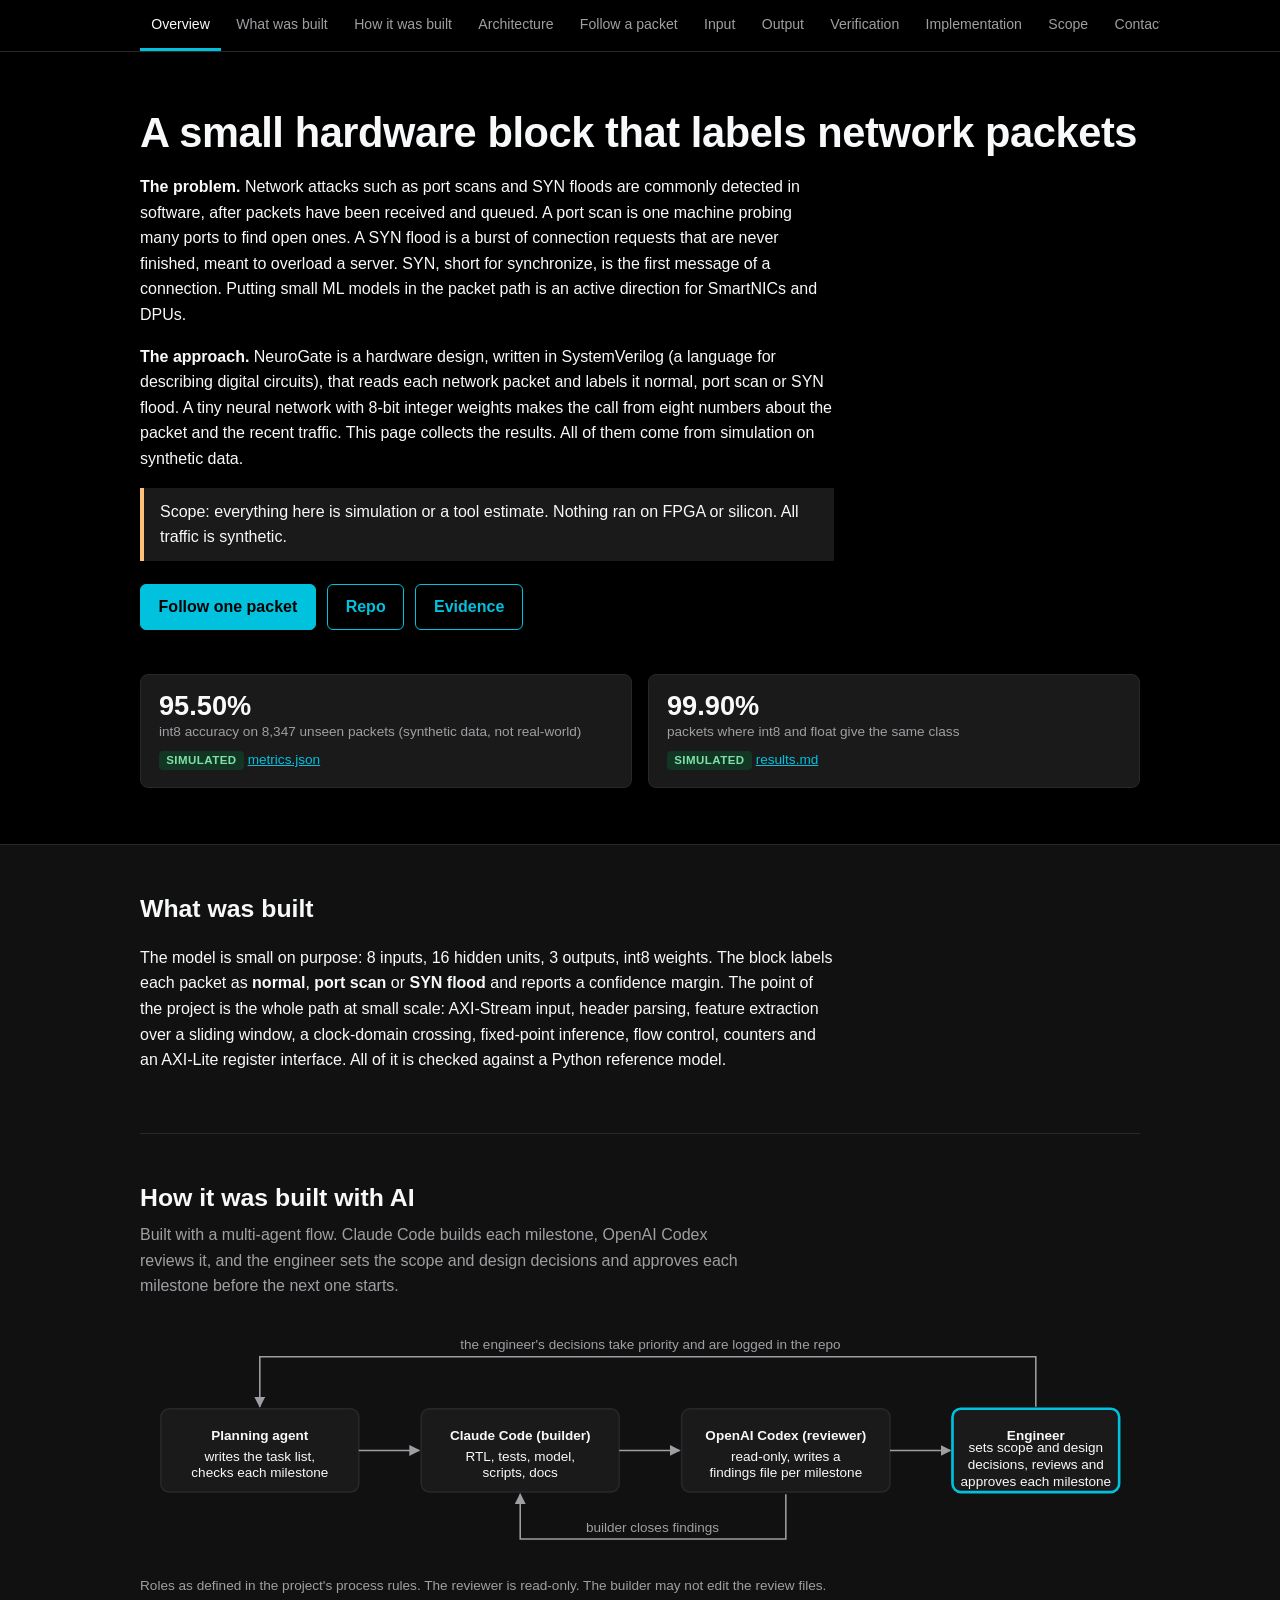
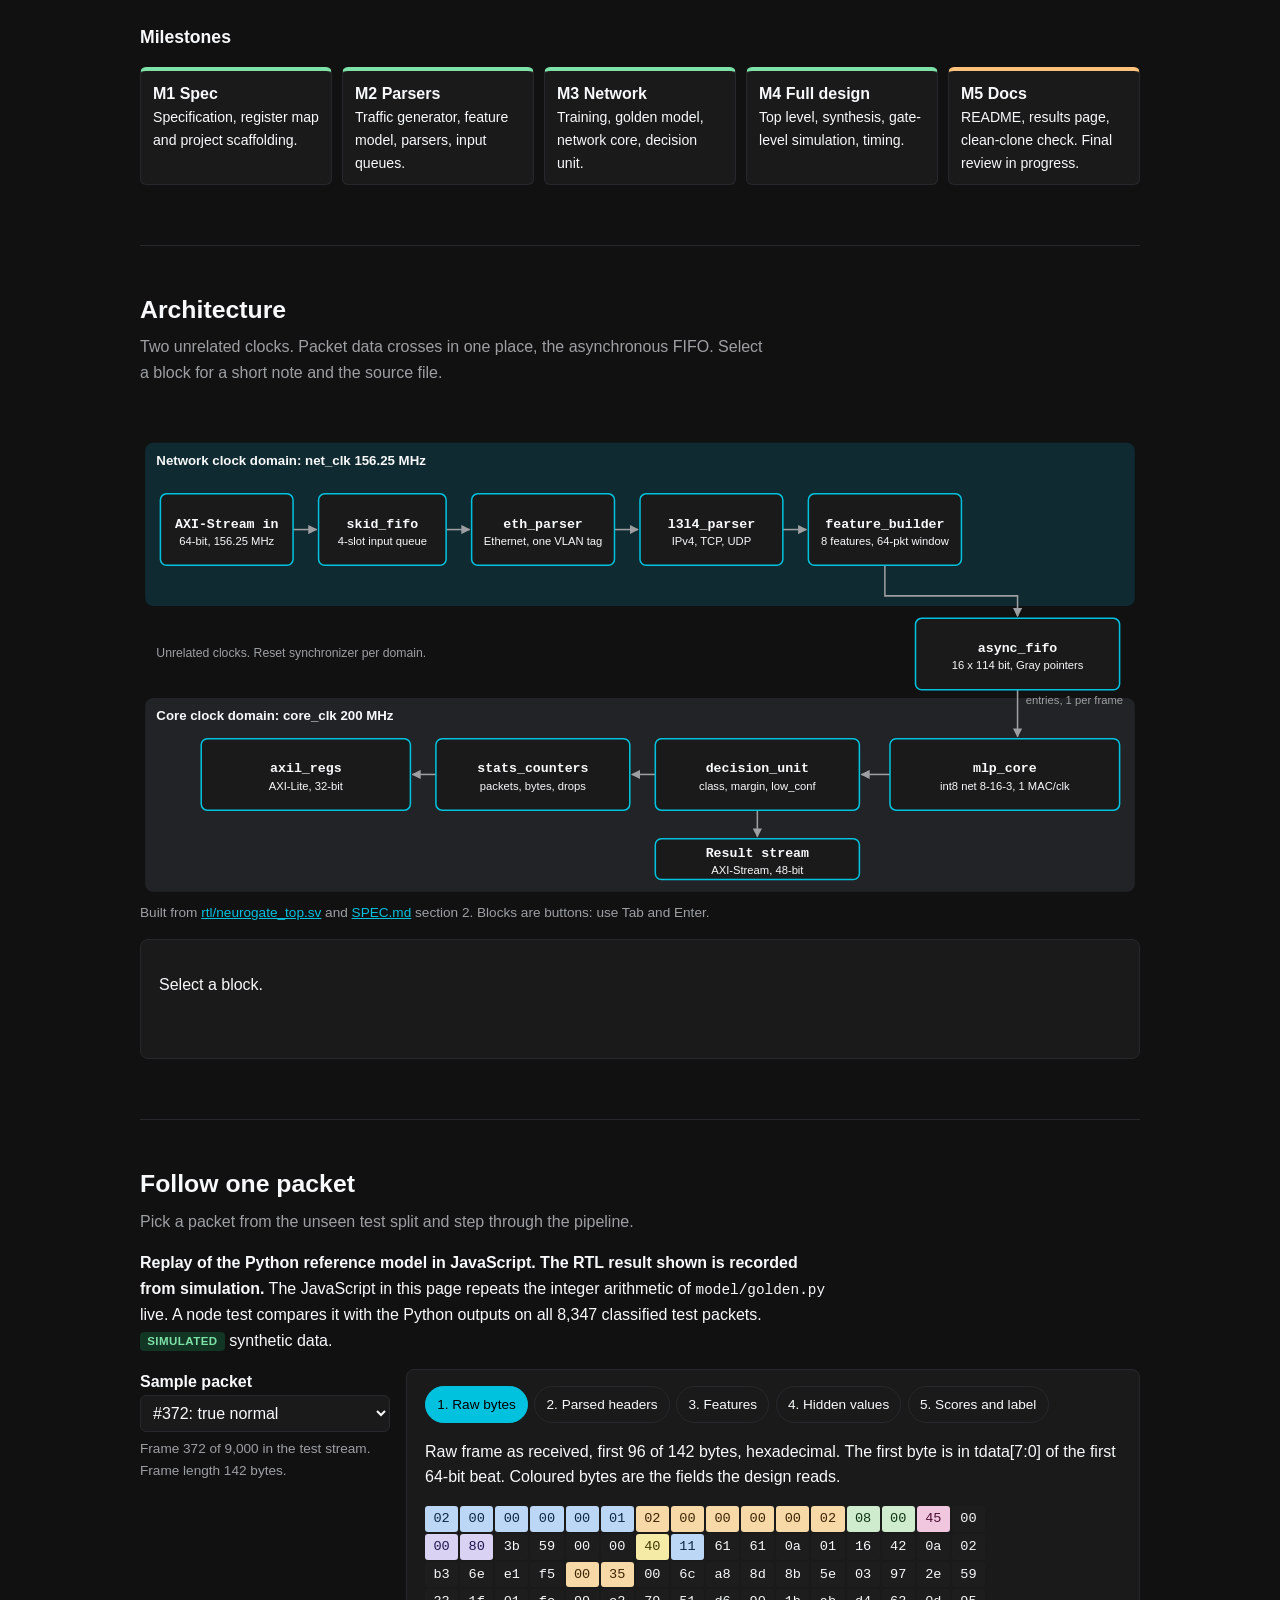
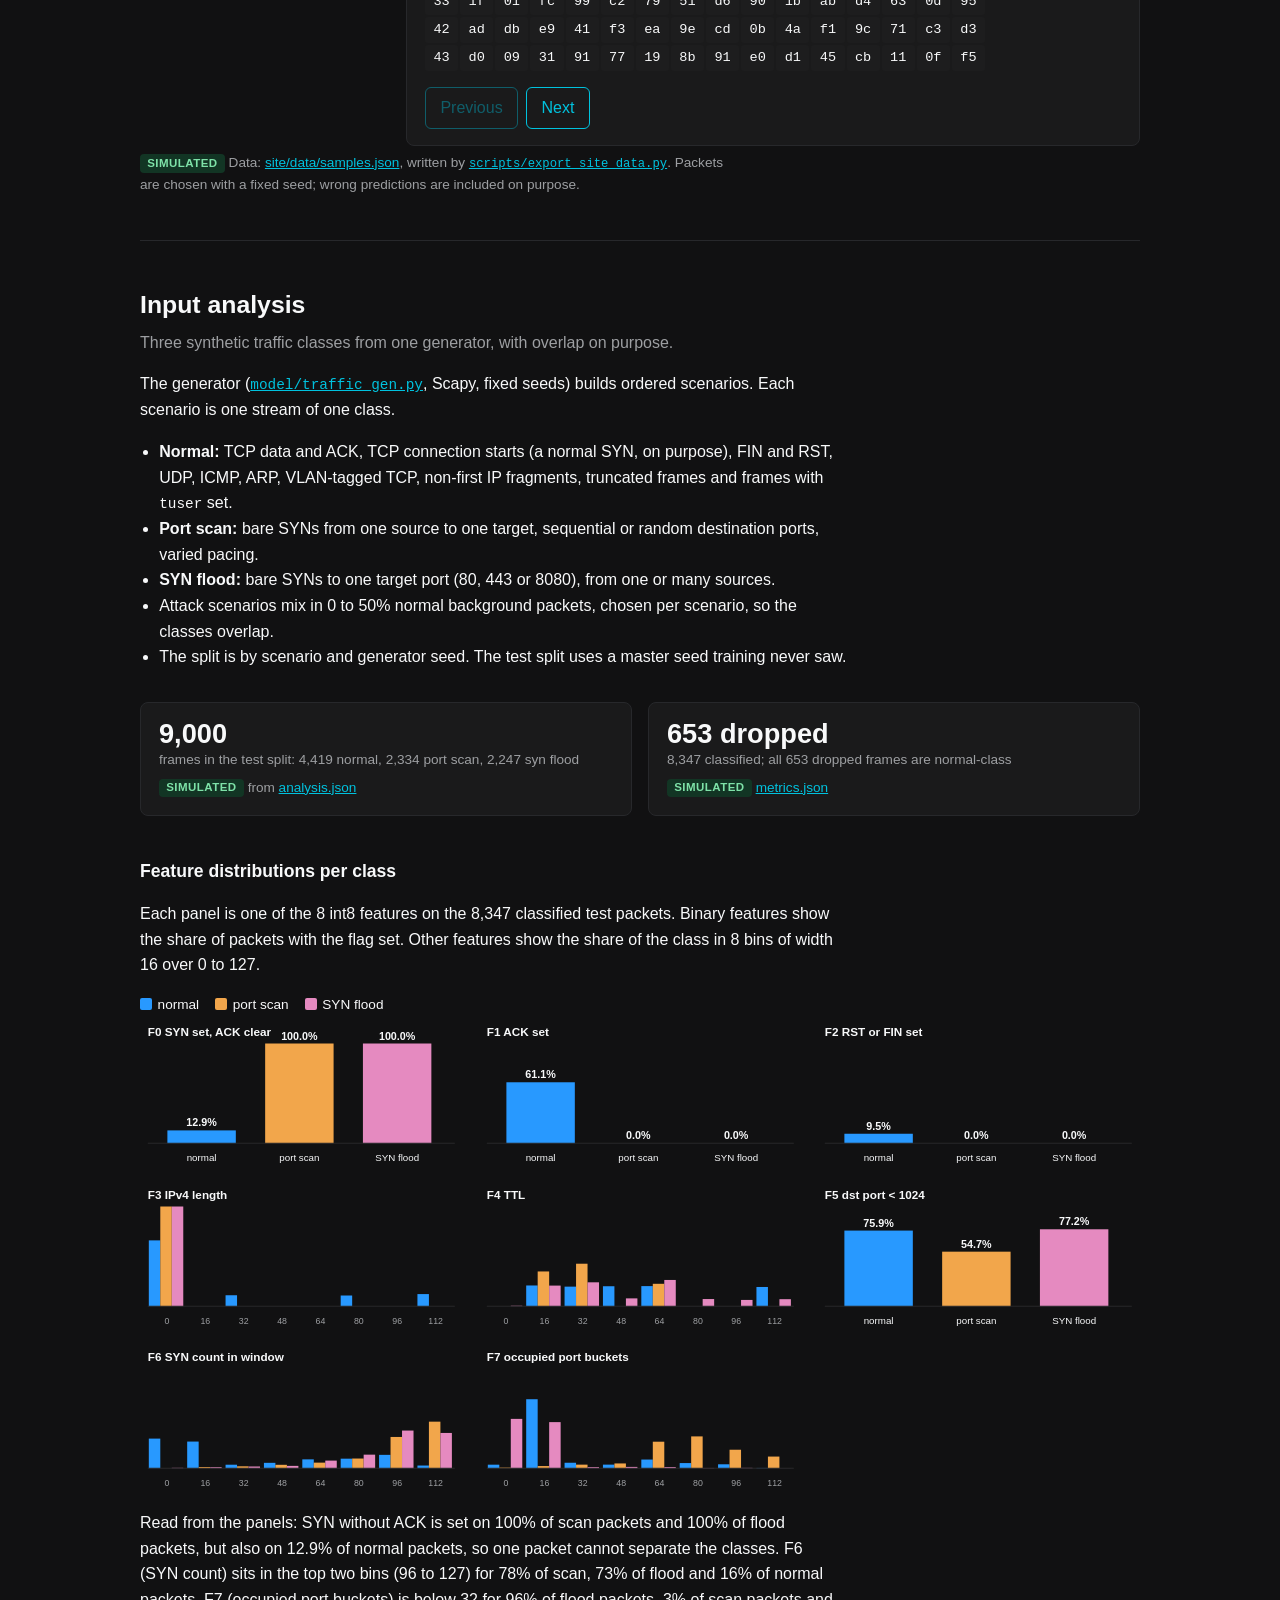
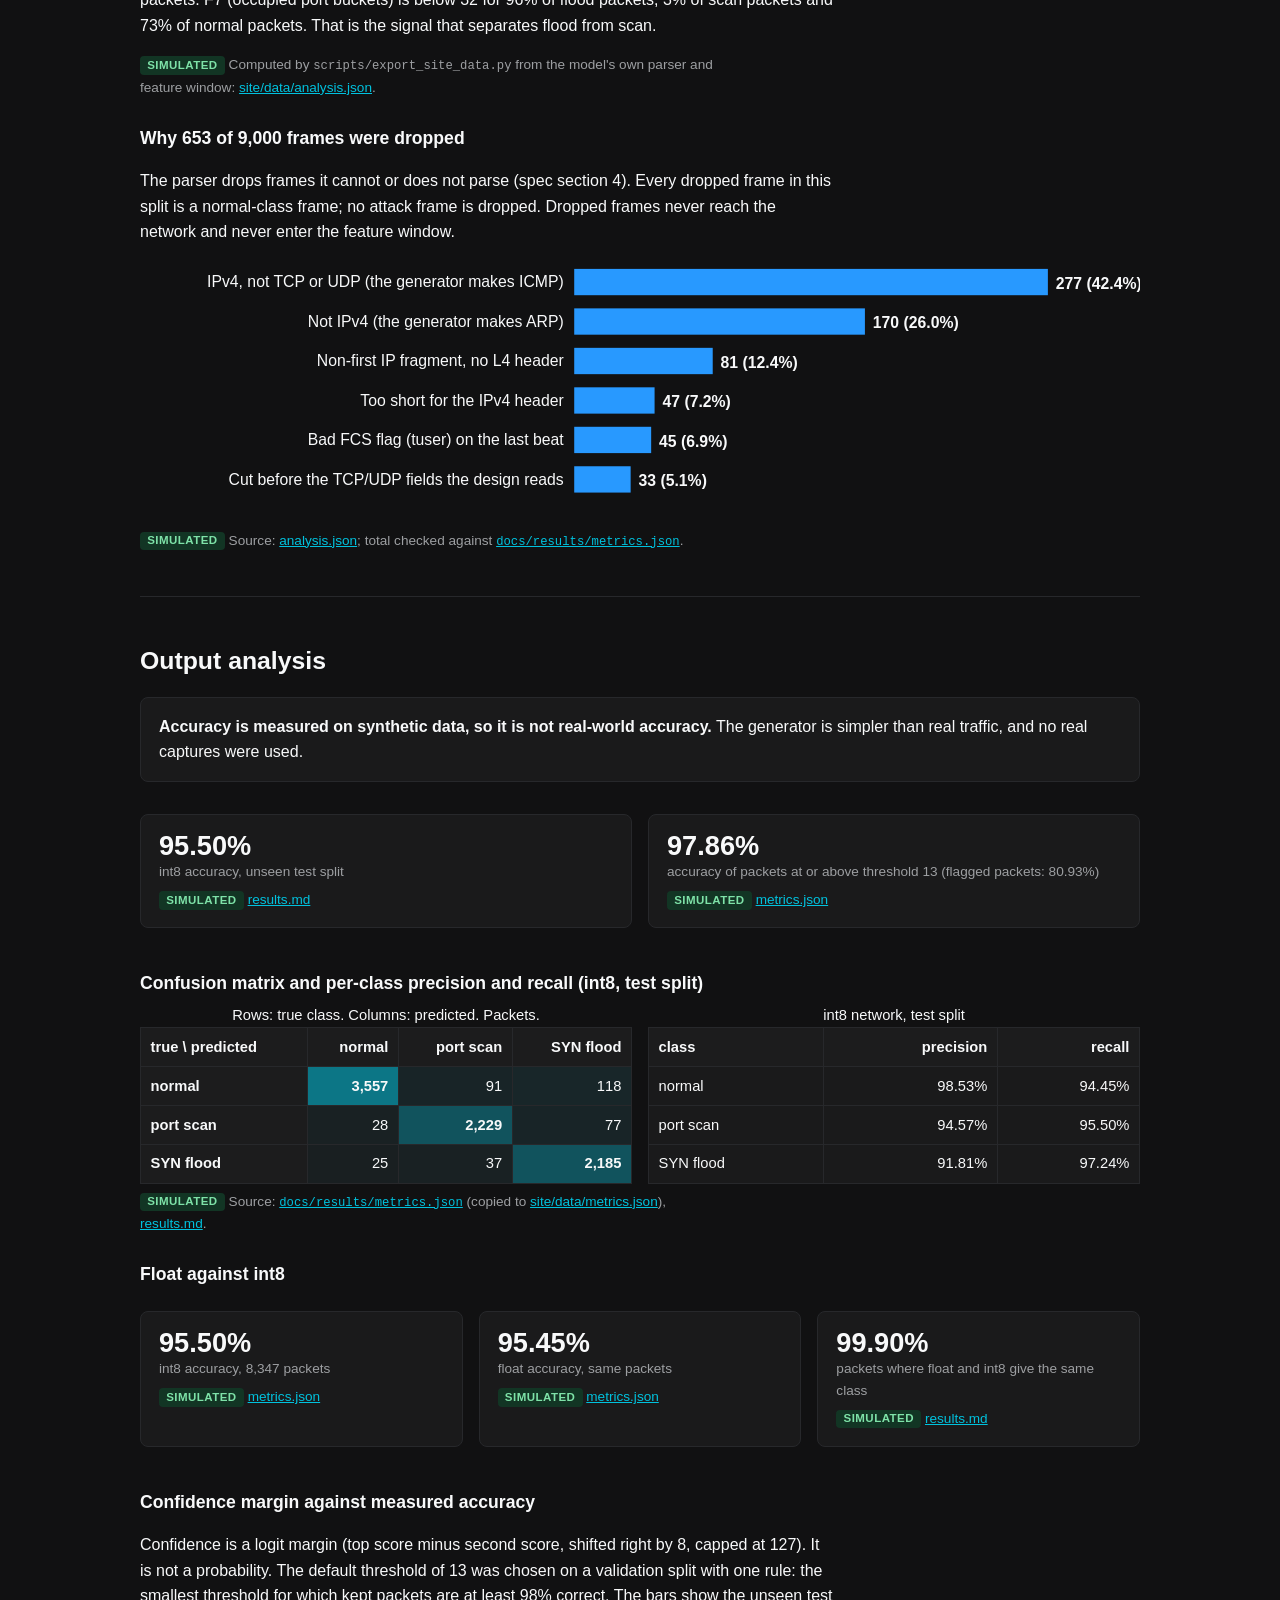
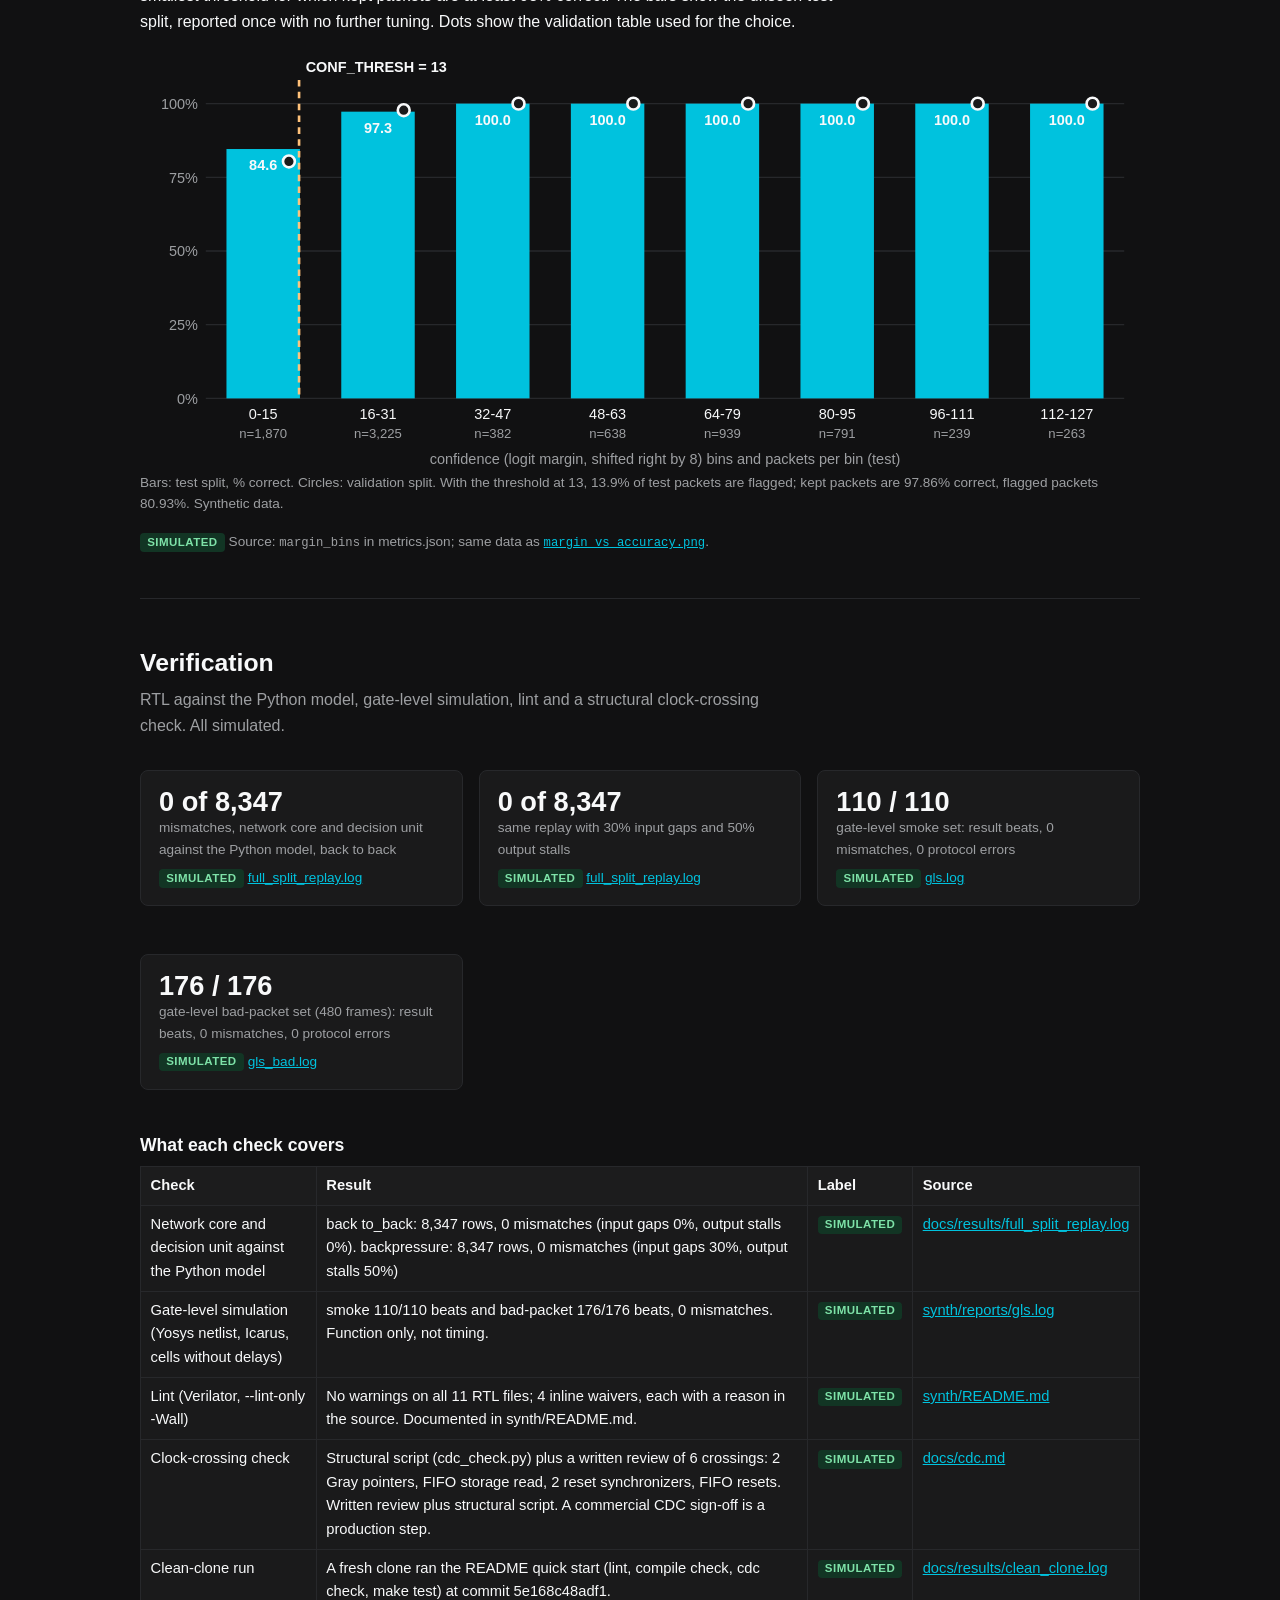
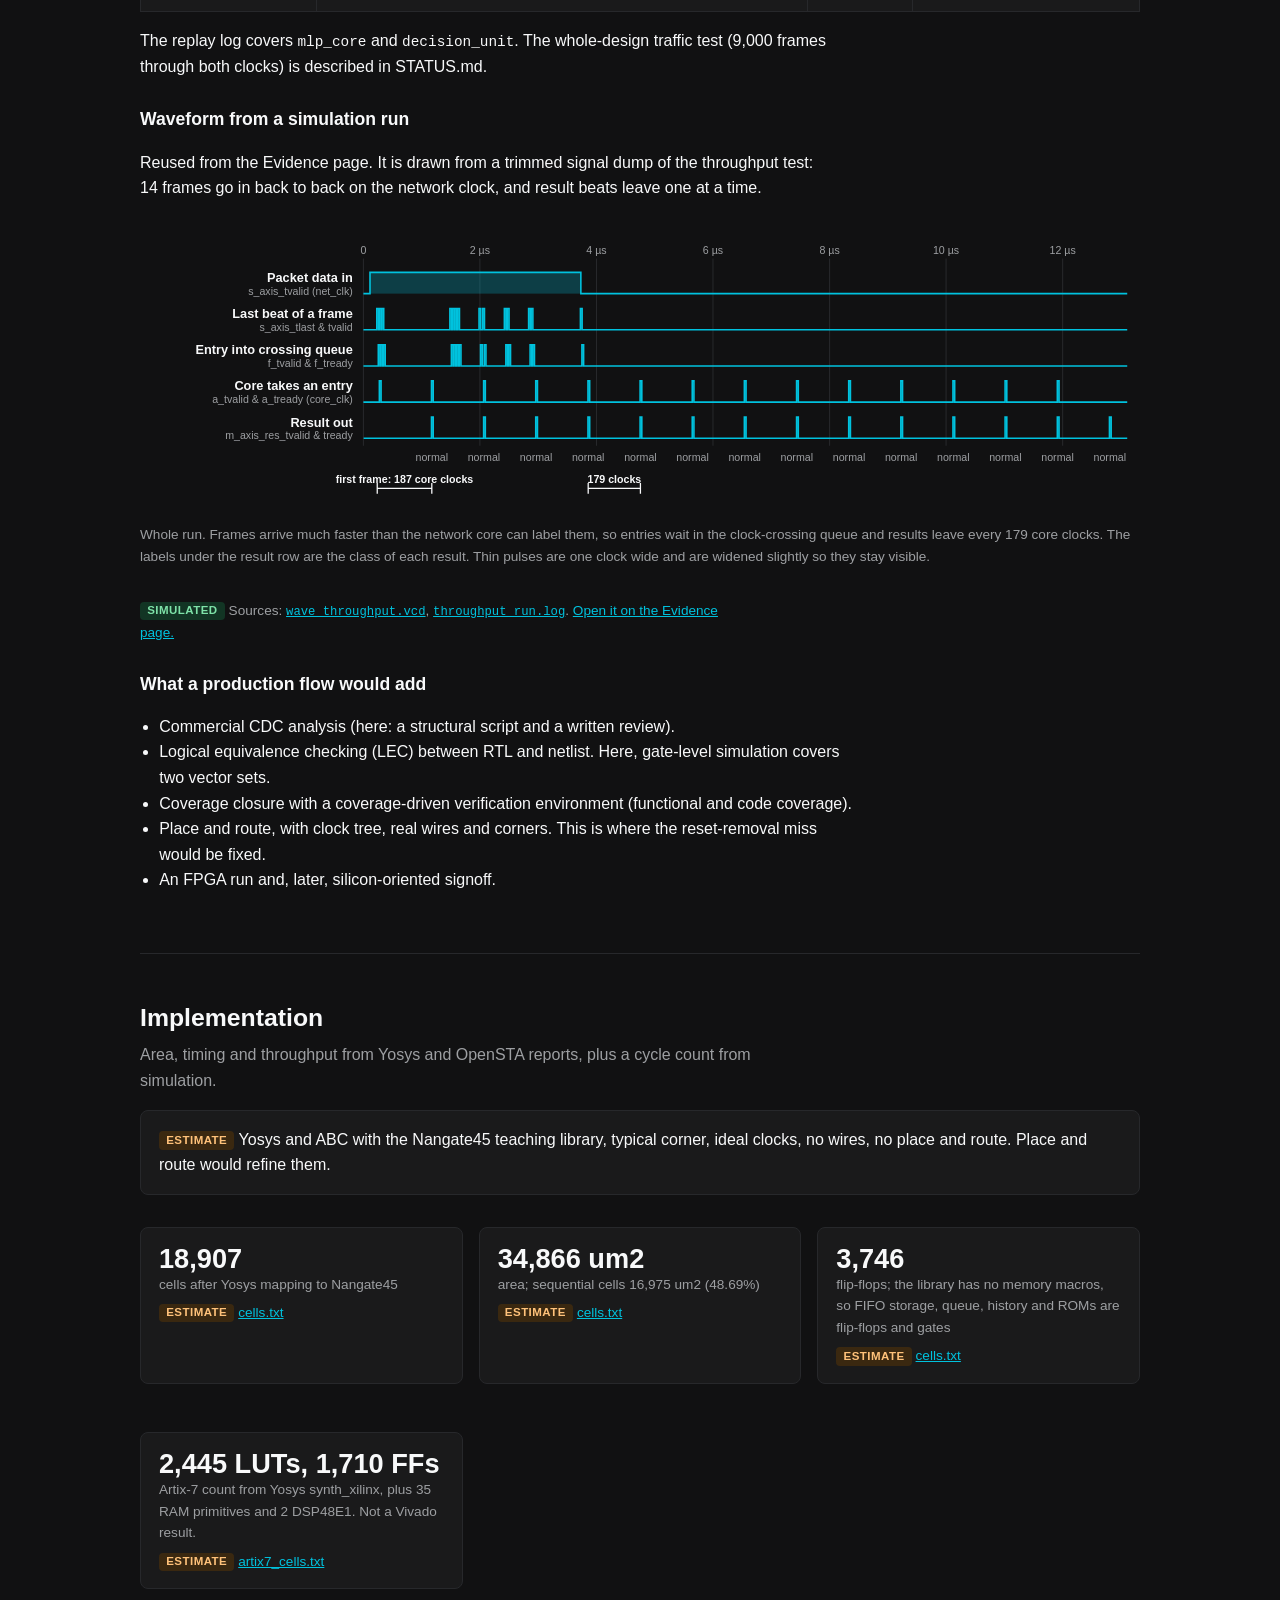
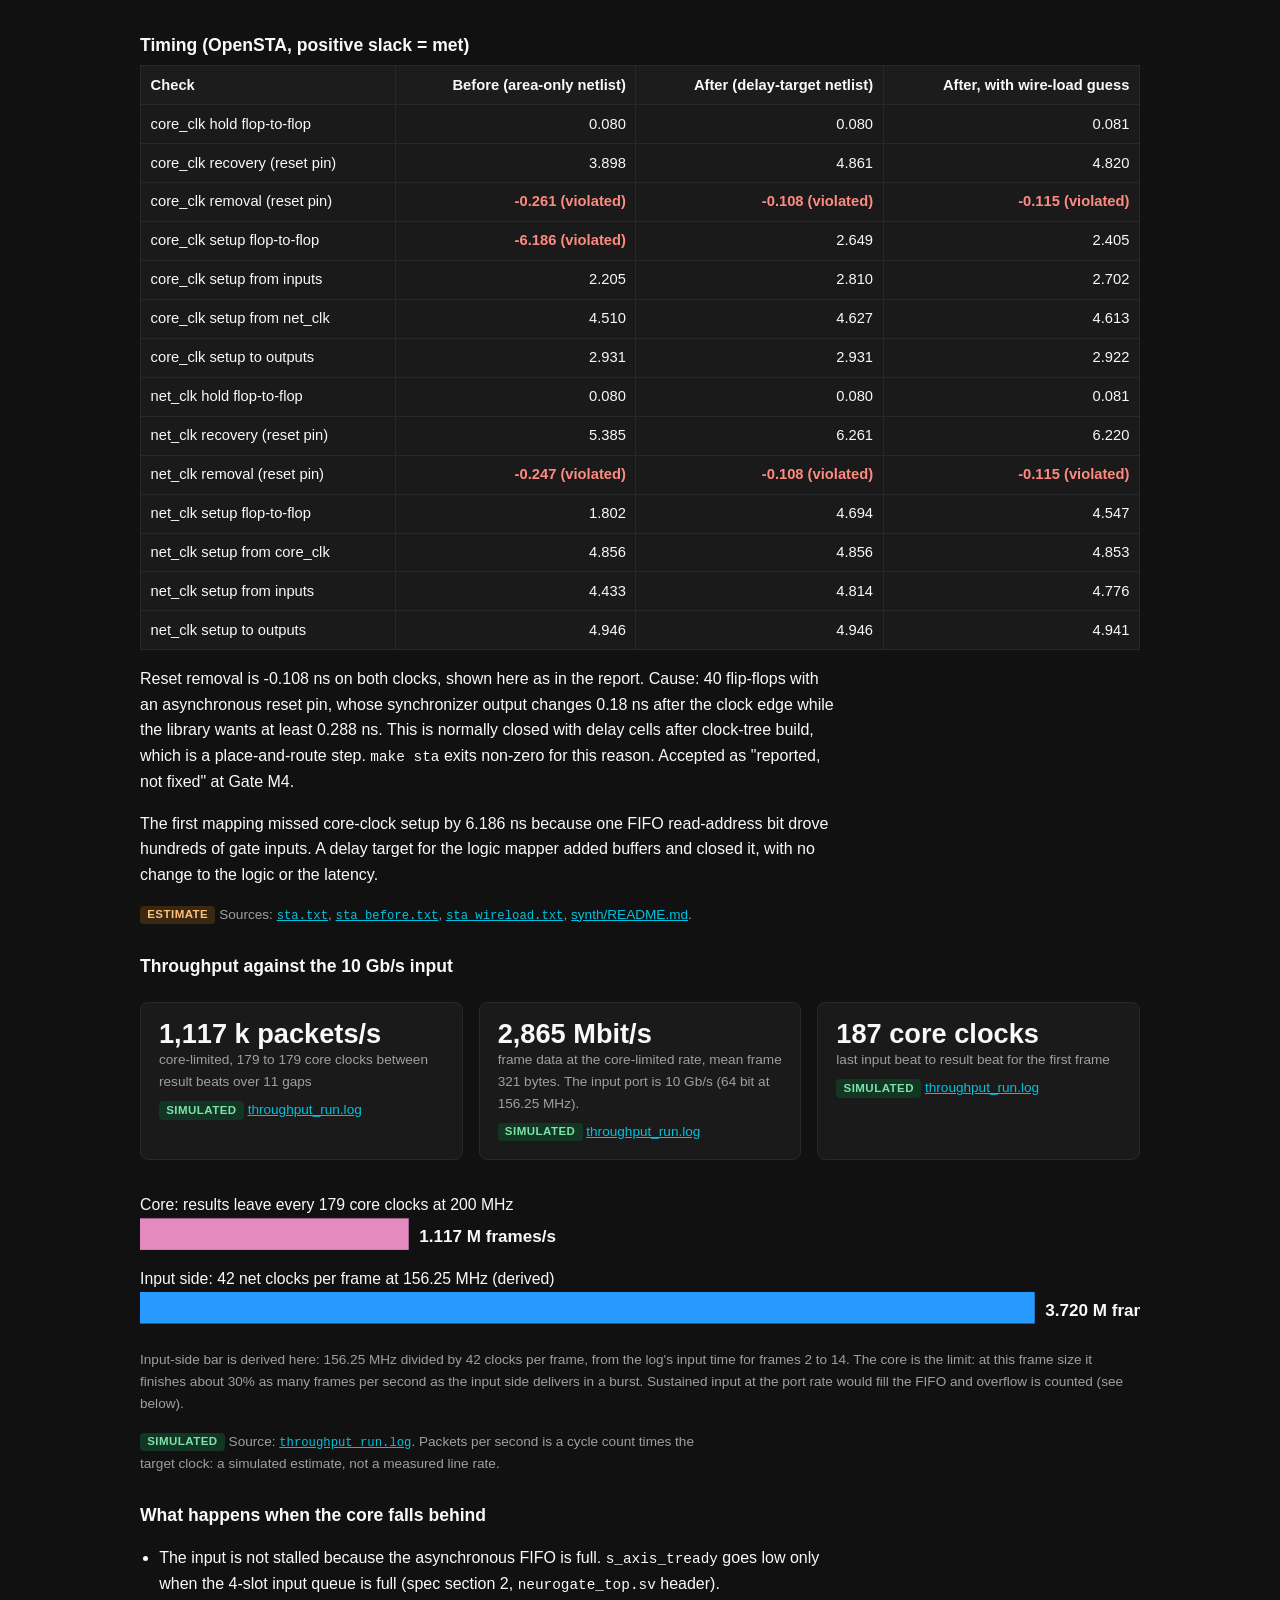
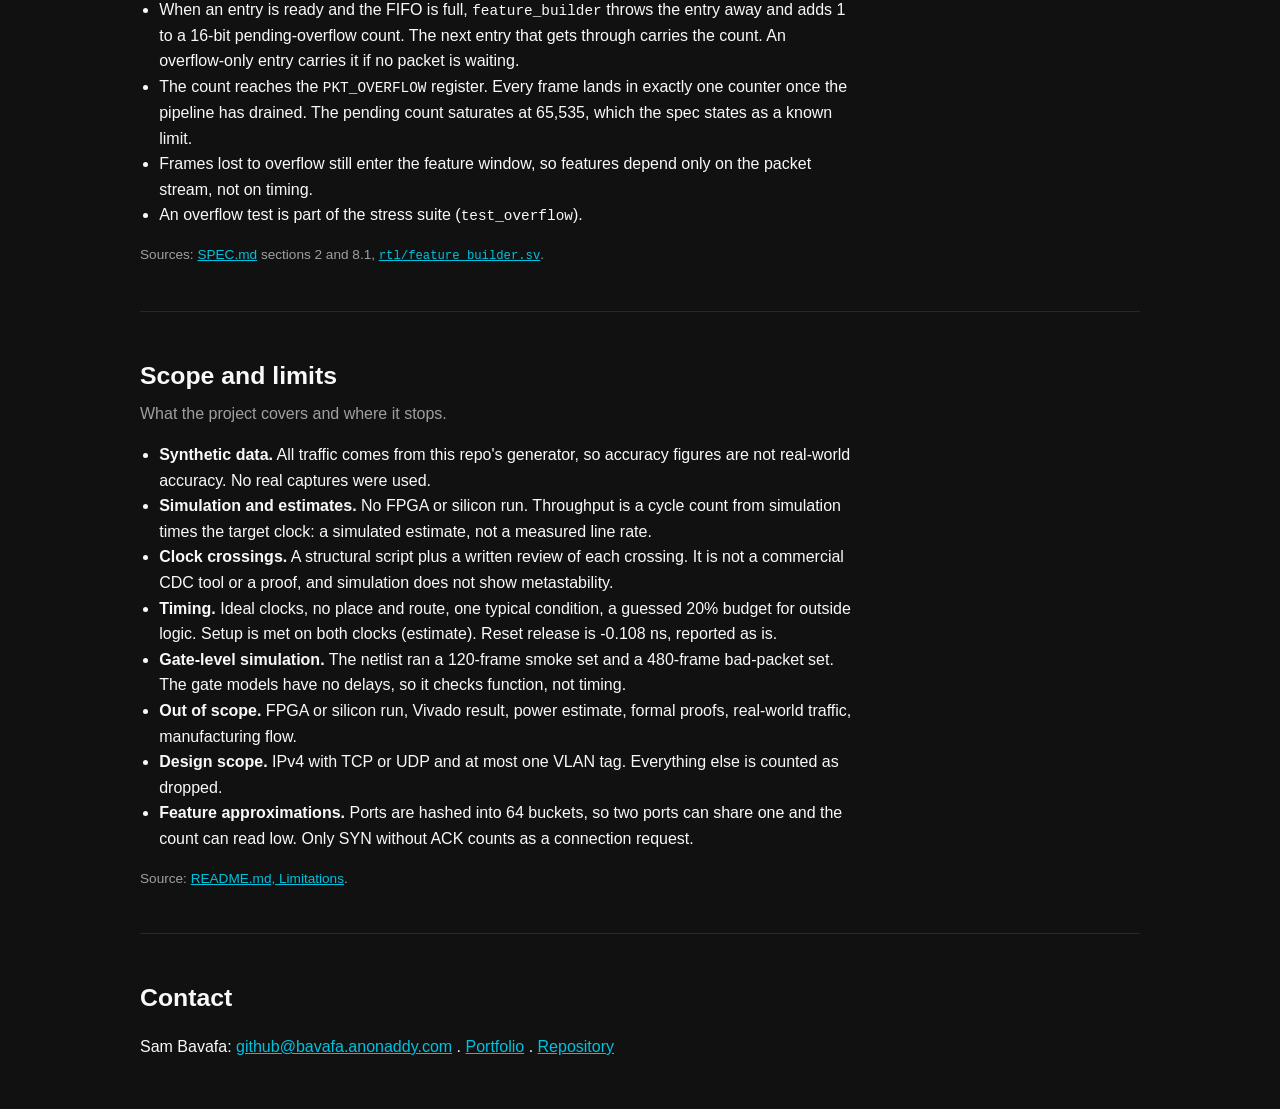
<file: site/index.html>
<!doctype html>
<html lang="en">
<head>
<meta charset="utf-8">
<meta name="viewport" content="width=device-width, initial-scale=1">
<title>NeuroGate case study: packet-classification hardware block with a tiny neural network</title>
<meta name="description" content="A SystemVerilog packet pipeline with a small int8 neural network, built with a multi-agent AI flow and verified in simulation. All traffic is synthetic. Nothing ran on silicon or FPGA.">
<link rel="stylesheet" href="css/style.css">
</head>
<body>
<a class="skip" href="#main">Skip to content</a>
<nav class="top" aria-label="Sections">
  <ul id="menu">
    <li><a href="#top">Overview</a></li>
    <li><a href="#why">What was built</a></li>
    <li><a href="#how">How it was built</a></li>
    <li><a href="#arch">Architecture</a></li>
    <li><a href="#follow">Follow a packet</a></li>
    <li><a href="#input">Input</a></li>
    <li><a href="#output">Output</a></li>
    <li><a href="#verify">Verification</a></li>
    <li><a href="#impl">Implementation</a></li>
    <li><a href="#limits">Scope</a></li>
    <li><a href="#about">Contact</a></li>
  </ul>
</nav>

<header class="hero" id="top">
  <div class="wrap">
    <h1>A small hardware block that labels network packets</h1>
    <p><b>The problem.</b> Network attacks such as port scans and SYN floods are commonly detected in software, after packets have been received and queued. A port scan is one machine probing many ports to find open ones. A SYN flood is a burst of connection requests that are never finished, meant to overload a server. SYN, short for synchronize, is the first message of a connection. Putting small ML models in the packet path is an active direction for SmartNICs and DPUs.</p>
    <p><b>The approach.</b> NeuroGate is a hardware design, written in SystemVerilog (a language for describing digital circuits), that reads each network packet and labels it normal, port scan or SYN flood. A tiny neural network with 8-bit integer weights makes the call from eight numbers about the packet and the recent traffic. This page collects the results. All of them come from simulation on synthetic data.</p>
    <p class="caveat">Scope: everything here is simulation or a tool estimate. Nothing ran on FPGA or silicon. All traffic is synthetic.</p>
    <div class="btns">
      <a class="btn primary" href="#follow">Follow one packet</a>
      <a class="btn" href="https://github.com/bavafa/neurogate">Repo</a>
      <a class="btn" href="https://bavafa.github.io/neurogate/">Evidence</a>
    </div>
    <div class="grid2" style="margin-top:28px" id="headline-stats" aria-live="polite"></div>
  </div>
</header>

<main id="main" class="wrap">

<section id="why">
  <h2>What was built</h2>
  <p>The model is small on purpose: 8 inputs, 16 hidden units, 3 outputs, int8 weights. The block labels each packet as <b>normal</b>, <b>port scan</b> or <b>SYN flood</b> and reports a confidence margin. The point of the project is the whole path at small scale: AXI-Stream input, header parsing, feature extraction over a sliding window, a clock-domain crossing, fixed-point inference, flow control, counters and an AXI-Lite register interface. All of it is checked against a Python reference model.</p>
</section>

<section id="how">
  <h2>How it was built with AI</h2>
  <p class="lede">Built with a multi-agent flow. Claude Code builds each milestone, OpenAI Codex reviews it, and the engineer sets the scope and design decisions and approves each milestone before the next one starts.</p>

  <figure>
    <svg class="flow" viewBox="0 0 960 250" role="img" aria-labelledby="flow-t flow-d">
      <title id="flow-t">Multi-agent build flow</title>
      <desc id="flow-d">A planning agent writes the task list. Claude Code builds RTL, tests and the Python model. OpenAI Codex reviews each milestone read-only and writes findings to a separate file. Claude Code closes the findings. The engineer approves each milestone. The loop repeats for milestones M1 to M5.</desc>
      <defs><marker id="ah" viewBox="0 0 10 10" refX="9" refY="5" markerWidth="7" markerHeight="7" orient="auto"><path d="M0,0 L10,5 L0,10 z" style="fill:var(--muted);stroke:none"/></marker></defs>
      <rect x="20" y="90" width="190" height="80" rx="8"/><text class="h" x="115" y="120" text-anchor="middle">Planning agent</text><text x="115" y="140" text-anchor="middle">writes the task list,</text><text x="115" y="156" text-anchor="middle">checks each milestone</text>
      <rect x="270" y="90" width="190" height="80" rx="8"/><text class="h" x="365" y="120" text-anchor="middle">Claude Code (builder)</text><text x="365" y="140" text-anchor="middle">RTL, tests, model,</text><text x="365" y="156" text-anchor="middle">scripts, docs</text>
      <rect x="520" y="90" width="200" height="80" rx="8"/><text class="h" x="620" y="120" text-anchor="middle">OpenAI Codex (reviewer)</text><text x="620" y="140" text-anchor="middle">read-only, writes a</text><text x="620" y="156" text-anchor="middle">findings file per milestone</text>
      <rect class="human" x="780" y="90" width="160" height="80" rx="8"/><text class="h" x="860" y="120" text-anchor="middle">Engineer</text><text x="860" y="132" text-anchor="middle">sets scope and design</text><text x="860" y="148" text-anchor="middle">decisions, reviews and</text><text x="860" y="164" text-anchor="middle">approves each milestone</text>
      <path d="M210 130 H268" marker-end="url(#ah)"/><path d="M460 130 H518" marker-end="url(#ah)"/><path d="M720 130 H778" marker-end="url(#ah)"/>
      <path d="M620 172 V215 H365 V172" marker-end="url(#ah)"/><text x="492" y="208" text-anchor="middle" class="muted">builder closes findings</text>
      <path d="M860 88 V40 H115 V88" marker-end="url(#ah)"/><text x="490" y="33" text-anchor="middle" class="muted">the engineer's decisions take priority and are logged in the repo</text>
    </svg>
    <figcaption>Roles as defined in the project's process rules. The reviewer is read-only. The builder may not edit the review files.</figcaption>
  </figure>

  <h3>Milestones</h3>
  <ol class="timeline" id="timeline">
    <li><b>M1 Spec</b>Specification, register map and project scaffolding.</li>
    <li><b>M2 Parsers</b>Traffic generator, feature model, parsers, input queues.</li>
    <li><b>M3 Network</b>Training, golden model, network core, decision unit.</li>
    <li><b>M4 Full design</b>Top level, synthesis, gate-level simulation, timing.</li>
    <li class="open"><b>M5 Docs</b>README, results page, clean-clone check. Final review in progress.</li>
  </ol>
</section>

<section id="arch">
  <h2>Architecture</h2>
  <p class="lede">Two unrelated clocks. Packet data crosses in one place, the asynchronous FIFO. Select a block for a short note and the source file.</p>
  <figure>
    <div id="archbox"></div>
    <figcaption>Built from <a href="https://github.com/bavafa/neurogate/blob/main/rtl/neurogate_top.sv">rtl/neurogate_top.sv</a> and <a href="https://github.com/bavafa/neurogate/blob/main/SPEC.md">SPEC.md</a> section 2. Blocks are buttons: use Tab and Enter.</figcaption>
  </figure>
  <div class="card" id="blocknote" aria-live="polite"><p>Select a block.</p></div>
</section>

<section id="follow">
  <h2>Follow one packet</h2>
  <p class="lede">Pick a packet from the unseen test split and step through the pipeline.</p>
  <p><b>Replay of the Python reference model in JavaScript. The RTL result shown is recorded from simulation.</b> The JavaScript in this page repeats the integer arithmetic of <code>model/golden.py</code> live. A node test compares it with the Python outputs on all 8,347 classified test packets. <span class="tag sim">simulated</span> synthetic data.</p>
  <div class="stepper">
    <div>
      <label for="pick"><b>Sample packet</b></label>
      <select id="pick"></select>
      <p class="src" id="pickinfo"></p>
    </div>
    <div class="card" style="margin:0">
      <ol class="steps" id="steps" aria-label="Pipeline steps"></ol>
      <div id="stepbody" aria-live="polite"></div>
      <div class="nextprev"><button id="prev">Previous</button><button id="next">Next</button></div>
    </div>
  </div>
  <p class="src"><span class="tag sim">simulated</span> Data: <a href="data/samples.json">site/data/samples.json</a>, written by <a href="https://github.com/bavafa/neurogate/blob/main/scripts/export_site_data.py"><code>scripts/export_site_data.py</code></a>. Packets are chosen with a fixed seed; wrong predictions are included on purpose.</p>
</section>

<section id="input">
  <h2>Input analysis</h2>
  <p class="lede">Three synthetic traffic classes from one generator, with overlap on purpose.</p>
  <p>The generator (<a href="https://github.com/bavafa/neurogate/blob/main/model/traffic_gen.py"><code>model/traffic_gen.py</code></a>, Scapy, fixed seeds) builds ordered scenarios. Each scenario is one stream of one class.</p>
  <ul class="plain">
    <li><b>Normal:</b> TCP data and ACK, TCP connection starts (a normal SYN, on purpose), FIN and RST, UDP, ICMP, ARP, VLAN-tagged TCP, non-first IP fragments, truncated frames and frames with <code>tuser</code> set.</li>
    <li><b>Port scan:</b> bare SYNs from one source to one target, sequential or random destination ports, varied pacing.</li>
    <li><b>SYN flood:</b> bare SYNs to one target port (80, 443 or 8080), from one or many sources.</li>
    <li>Attack scenarios mix in 0 to 50% normal background packets, chosen per scenario, so the classes overlap.</li>
    <li>The split is by scenario and generator seed. The test split uses a master seed training never saw.</li>
  </ul>
  <div id="inputstats" class="grid2"></div>

  <h3>Feature distributions per class</h3>
  <p>Each panel is one of the 8 int8 features on the 8,347 classified test packets. Binary features show the share of packets with the flag set. Other features show the share of the class in 8 bins of width 16 over 0 to 127.</p>
  <div class="legend" id="classlegend"></div>
  <div id="featgrid" class="grid2"></div>
  <p id="featnotes"></p>
  <p class="src"><span class="tag sim">simulated</span> Computed by <code>scripts/export_site_data.py</code> from the model's own parser and feature window: <a href="data/analysis.json">site/data/analysis.json</a>.</p>

  <h3>Why 653 of 9,000 frames were dropped</h3>
  <p>The parser drops frames it cannot or does not parse (spec section 4). Every dropped frame in this split is a normal-class frame; no attack frame is dropped. Dropped frames never reach the network and never enter the feature window.</p>
  <figure><div id="dropchart"></div></figure>
  <p class="src"><span class="tag sim">simulated</span> Source: <a href="data/analysis.json">analysis.json</a>; total checked against <a href="https://github.com/bavafa/neurogate/blob/main/docs/results/metrics.json"><code>docs/results/metrics.json</code></a>.</p>
</section>

<section id="output">
  <h2>Output analysis</h2>
  <div class="card"><b>Accuracy is measured on synthetic data, so it is not real-world accuracy.</b> The generator is simpler than real traffic, and no real captures were used.</div>
  <div id="outstats" class="grid2"></div>

  <h3>Confusion matrix and per-class precision and recall (int8, test split)</h3>
  <div class="grid2"><div class="tablewrap" id="cm"></div><div class="tablewrap" id="prt"></div></div>
  <p class="src"><span class="tag sim">simulated</span> Source: <a href="https://github.com/bavafa/neurogate/blob/main/docs/results/metrics.json"><code>docs/results/metrics.json</code></a> (copied to <a href="data/metrics.json">site/data/metrics.json</a>), <a href="https://github.com/bavafa/neurogate/blob/main/docs/results/results.md">results.md</a>.</p>

  <h3>Float against int8</h3>
  <div id="fi"></div>

  <h3>Confidence margin against measured accuracy</h3>
  <p>Confidence is a logit margin (top score minus second score, shifted right by 8, capped at 127). It is not a probability. The default threshold of 13 was chosen on a validation split with one rule: the smallest threshold for which kept packets are at least 98% correct. The bars show the unseen test split, reported once with no further tuning. Dots show the validation table used for the choice.</p>
  <figure><div id="marginchart"></div><figcaption id="margincap"></figcaption></figure>
  <p class="src"><span class="tag sim">simulated</span> Source: <code>margin_bins</code> in metrics.json; same data as <a href="https://github.com/bavafa/neurogate/blob/main/docs/results/margin_vs_accuracy.png"><code>margin_vs_accuracy.png</code></a>.</p>
</section>

<section id="verify">
  <h2>Verification</h2>
  <p class="lede">RTL against the Python model, gate-level simulation, lint and a structural clock-crossing check. All simulated.</p>
  <div id="verifystats" class="grid2"></div>
  <h3>What each check covers</h3>
  <div class="tablewrap"><table>
    <thead><tr><th>Check</th><th>Result</th><th>Label</th><th>Source</th></tr></thead>
    <tbody id="verifytable"></tbody></table></div>
  <p>The replay log covers <code>mlp_core</code> and <code>decision_unit</code>. The whole-design traffic test (9,000 frames through both clocks) is described in STATUS.md.</p>

  <h3>Waveform from a simulation run</h3>
  <p>Reused from the Evidence page. It is drawn from a trimmed signal dump of the throughput test: 14 frames go in back to back on the network clock, and result beats leave one at a time.</p>
  <figure><div class="wavebox" id="wave" role="group" aria-label="Timing diagram of the throughput run"><p>Loading waveform.</p></div></figure>
  <p class="src"><span class="tag sim">simulated</span> Sources: <a href="https://github.com/bavafa/neurogate/blob/main/docs/results/wave_throughput.vcd"><code>wave_throughput.vcd</code></a>, <a href="https://github.com/bavafa/neurogate/blob/main/docs/results/throughput_run.log"><code>throughput_run.log</code></a>. <a href="https://bavafa.github.io/neurogate/#waveform">Open it on the Evidence page.</a></p>

  <h3>What a production flow would add</h3>
  <ul class="plain">
    <li>Commercial CDC analysis (here: a structural script and a written review).</li>
    <li>Logical equivalence checking (LEC) between RTL and netlist. Here, gate-level simulation covers two vector sets.</li>
    <li>Coverage closure with a coverage-driven verification environment (functional and code coverage).</li>
    <li>Place and route, with clock tree, real wires and corners. This is where the reset-removal miss would be fixed.</li>
    <li>An FPGA run and, later, silicon-oriented signoff.</li>
  </ul>
</section>

<section id="impl">
  <h2>Implementation</h2>
  <p class="lede">Area, timing and throughput from Yosys and OpenSTA reports, plus a cycle count from simulation.</p>
  <div class="card"><span class="tag est">estimate</span> Yosys and ABC with the Nangate45 teaching library, typical corner, ideal clocks, no wires, no place and route. Place and route would refine them.</div>
  <div id="implstats" class="grid2"></div>

  <h3>Timing (OpenSTA, positive slack = met)</h3>
  <div class="tablewrap"><table id="timing"></table></div>
  <p>Reset removal is -0.108 ns on both clocks, shown here as in the report. Cause: 40 flip-flops with an asynchronous reset pin, whose synchronizer output changes 0.18 ns after the clock edge while the library wants at least 0.288 ns. This is normally closed with delay cells after clock-tree build, which is a place-and-route step. <code>make sta</code> exits non-zero for this reason. Accepted as "reported, not fixed" at Gate M4.</p>
  <p>The first mapping missed core-clock setup by 6.186 ns because one FIFO read-address bit drove hundreds of gate inputs. A delay target for the logic mapper added buffers and closed it, with no change to the logic or the latency.</p>
  <p class="src"><span class="tag est">estimate</span> Sources: <a href="https://github.com/bavafa/neurogate/blob/main/synth/reports/sta.txt"><code>sta.txt</code></a>, <a href="https://github.com/bavafa/neurogate/blob/main/synth/reports/sta_before.txt"><code>sta_before.txt</code></a>, <a href="https://github.com/bavafa/neurogate/blob/main/synth/reports/sta_wireload.txt"><code>sta_wireload.txt</code></a>, <a href="https://github.com/bavafa/neurogate/blob/main/synth/README.md">synth/README.md</a>.</p>

  <h3>Throughput against the 10 Gb/s input</h3>
  <div id="thr"></div>
  <p class="src"><span class="tag sim">simulated</span> Source: <a href="https://github.com/bavafa/neurogate/blob/main/docs/results/throughput_run.log"><code>throughput_run.log</code></a>. Packets per second is a cycle count times the target clock: a simulated estimate, not a measured line rate.</p>

  <h3>What happens when the core falls behind</h3>
  <ul class="plain">
    <li>The input is not stalled because the asynchronous FIFO is full. <code>s_axis_tready</code> goes low only when the 4-slot input queue is full (spec section 2, <code>neurogate_top.sv</code> header).</li>
    <li>When an entry is ready and the FIFO is full, <code>feature_builder</code> throws the entry away and adds 1 to a 16-bit pending-overflow count. The next entry that gets through carries the count. An overflow-only entry carries it if no packet is waiting.</li>
    <li>The count reaches the <code>PKT_OVERFLOW</code> register. Every frame lands in exactly one counter once the pipeline has drained. The pending count saturates at 65,535, which the spec states as a known limit.</li>
    <li>Frames lost to overflow still enter the feature window, so features depend only on the packet stream, not on timing.</li>
    <li>An overflow test is part of the stress suite (<code>test_overflow</code>).</li>
  </ul>
  <p class="src">Sources: <a href="https://github.com/bavafa/neurogate/blob/main/SPEC.md">SPEC.md</a> sections 2 and 8.1, <a href="https://github.com/bavafa/neurogate/blob/main/rtl/feature_builder.sv"><code>rtl/feature_builder.sv</code></a>.</p>
</section>

<section id="limits">
  <h2>Scope and limits</h2>
  <p class="lede">What the project covers and where it stops.</p>
  <ul class="plain">
    <li><b>Synthetic data.</b> All traffic comes from this repo's generator, so accuracy figures are not real-world accuracy. No real captures were used.</li>
    <li><b>Simulation and estimates.</b> No FPGA or silicon run. Throughput is a cycle count from simulation times the target clock: a simulated estimate, not a measured line rate.</li>
    <li><b>Clock crossings.</b> A structural script plus a written review of each crossing. It is not a commercial CDC tool or a proof, and simulation does not show metastability.</li>
    <li><b>Timing.</b> Ideal clocks, no place and route, one typical condition, a guessed 20% budget for outside logic. Setup is met on both clocks (estimate). Reset release is -0.108 ns, reported as is.</li>
    <li><b>Gate-level simulation.</b> The netlist ran a 120-frame smoke set and a 480-frame bad-packet set. The gate models have no delays, so it checks function, not timing.</li>
    <li><b>Out of scope.</b> FPGA or silicon run, Vivado result, power estimate, formal proofs, real-world traffic, manufacturing flow.</li>
    <li><b>Design scope.</b> IPv4 with TCP or UDP and at most one VLAN tag. Everything else is counted as dropped.</li>
    <li><b>Feature approximations.</b> Ports are hashed into 64 buckets, so two ports can share one and the count can read low. Only SYN without ACK counts as a connection request.</li>
  </ul>
  <p class="src">Source: <a href="https://github.com/bavafa/neurogate/blob/main/README.md#limitations">README.md, Limitations</a>.</p>
</section>

<section id="about">
  <h2>Contact</h2>
  <p>Sam Bavafa: <a href="mailto:github@bavafa.anonaddy.com" id="contact">github@bavafa.anonaddy.com</a> . <a href="https://bavafa.github.io/">Portfolio</a> . <a href="https://github.com/bavafa/neurogate">Repository</a></p>
</section>
</main>

<script type="module" src="js/app.js"></script>
</body>
</html>
</file>
<file: site/css/style.css>
/* NeuroGate case study. Plain CSS, no build step. Dark theme only.
   Palette: near-black, white and grey with a teal accent, sampled from the colours used on
   amd.com/en/solutions/ai.html (#000, #111112, #1a1a1b, #27282b, #00c2de, #2899ff, #9d9fa2, #636466).
   Palette only: no logo, name or font is used. */
/* Dark only, so the page looks the same for every viewer. */
:root {
  color-scheme: dark;
  --bg: #111112; --panel: #1a1a1b; --ink: #f8f9fa; --muted: #9d9fa2; --line: #27282b;
  --accent: #00c2de; --accent-ink: #000000; --focus: #ffb454;
  --sim: #7ee2a8; --sim-bg: #123524; --est: #ffc27a; --est-bg: #3a2810;
  --c-normal: #2899ff; --c-scan: #f2a64b; --c-flood: #e58ac0;   /* class colours, also told apart by label */
  --net: #0f2a30; --core: #222326; --cross: #3a3012;
  --mono: ui-monospace, "SF Mono", Menlo, Consolas, monospace;
  --sans: -apple-system, BlinkMacSystemFont, "Segoe UI", Roboto, Helvetica, Arial, sans-serif;
}
/* Menu bar and opening block: pure black. */
nav.top, header.hero {
  --bg: #000; --panel: #1a1a1b; --ink: #f8f9fa; --muted: #9d9fa2; --line: #27282b;
  --accent: #00c2de; --accent-ink: #000; --focus: #ffb454;
  --sim: #7ee2a8; --sim-bg: #123524; --est: #ffc27a; --est-bg: #3a2810;
}
header.hero { background: #000; color: var(--ink); }
nav.top { background: #000; border-bottom: 1px solid var(--line); }
nav.top a[aria-current="true"] { border-bottom-color: #00c2de; }
* { box-sizing: border-box; }
html { scroll-behavior: smooth; scroll-padding-top: 64px; }
body { margin: 0; background: var(--bg); color: var(--ink); font: 16px/1.6 var(--sans); }
a { color: var(--accent); }
a:focus-visible, button:focus-visible, select:focus-visible, [tabindex]:focus-visible { outline: 3px solid var(--focus); outline-offset: 2px; }
code, .mono { font-family: var(--mono); font-size: .9em; }
.skip { position: absolute; left: -999px; top: 0; background: var(--panel); padding: .5rem 1rem; z-index: 20; }
.skip:focus { left: 0; }
.wrap { max-width: 1040px; margin: 0 auto; padding: 0 20px; }

nav.top { position: sticky; top: 0; z-index: 10; background: #000; border-bottom: 1px solid var(--line); }
nav.top ul { list-style: none; margin: 0; padding: 0 20px; display: flex; gap: .25rem; overflow-x: auto; max-width: 1040px; margin: 0 auto; }
nav.top a { display: block; padding: .8rem .7rem; text-decoration: none; color: var(--muted); font-size: .88rem; white-space: nowrap; border-bottom: 3px solid transparent; }
nav.top a[aria-current="true"] { color: var(--ink); border-bottom-color: var(--accent); }
nav.top a:hover { color: var(--ink); }

header.hero { padding: 56px 0 40px; border-bottom: 1px solid var(--line); }
.hero h1 { font-size: clamp(1.7rem, 4.2vw, 2.6rem); line-height: 1.2; margin: 0 0 .6rem; letter-spacing: -.01em; }
.hero .by { color: var(--muted); margin: 0 0 1rem; }
.hero .caveat { border-left: 4px solid var(--est); background: var(--panel); padding: .7rem 1rem; margin: .6rem 0; }
.btns { display: flex; flex-wrap: wrap; gap: .7rem; margin-top: 1.4rem; }
.btn { display: inline-block; padding: .6rem 1.1rem; border-radius: 6px; border: 1px solid var(--accent); text-decoration: none; font-weight: 600; }
.btn.primary { background: var(--accent); color: var(--accent-ink); }

section { padding: 44px 0; border-bottom: 1px solid var(--line); }
section h2 { font-size: 1.55rem; margin: 0 0 .3rem; }
section h3 { font-size: 1.1rem; margin: 1.6rem 0 .4rem; }
.lede { color: var(--muted); margin-top: 0; max-width: 70ch; }
p, li { max-width: 78ch; }
.card { background: var(--panel); border: 1px solid var(--line); border-radius: 8px; padding: 16px 18px; margin: 1rem 0; }
.grid2 { display: grid; grid-template-columns: repeat(auto-fit, minmax(300px, 1fr)); gap: 16px; }
.stat { font-size: 1.7rem; font-weight: 700; line-height: 1.1; }
.statl { color: var(--muted); font-size: .85rem; }

.tag { display: inline-block; font: 600 .72rem/1 var(--sans); padding: .22rem .45rem; border-radius: 4px; text-transform: uppercase; letter-spacing: .04em; vertical-align: middle; }
.tag.sim { color: var(--sim); background: var(--sim-bg); }
.tag.est { color: var(--est); background: var(--est-bg); }
.src { font-size: .85rem; color: var(--muted); margin: .4rem 0 0; }

table { border-collapse: collapse; width: 100%; font-size: .92rem; background: var(--panel); }
th, td { border: 1px solid var(--line); padding: .45rem .6rem; text-align: left; vertical-align: top; }
th { background: color-mix(in srgb, var(--panel) 85%, var(--line)); }
td.num, th.num { text-align: right; font-variant-numeric: tabular-nums; }
.tablewrap { overflow-x: auto; }
.bad { color: #ff8a80; font-weight: 700; }

figure { margin: 1rem 0; }
figure svg { width: 100%; height: auto; display: block; }
figcaption { font-size: .85rem; color: var(--muted); }
.legend { display: flex; gap: 1rem; flex-wrap: wrap; font-size: .85rem; margin: .4rem 0; }
.legend i { display: inline-block; width: 12px; height: 12px; border-radius: 2px; margin-right: .35rem; vertical-align: -1px; }
svg text { fill: var(--ink); font-family: var(--sans); }
svg .muted { fill: var(--muted); }

/* architecture diagram */
.arch g[role="button"] { cursor: pointer; }
.arch g[role="button"] rect { fill: var(--panel); stroke: var(--accent); stroke-width: 1.5; }
.arch g[role="button"]:hover rect, .arch g[role="button"][aria-pressed="true"] rect { fill: var(--accent); }
.arch g[role="button"]:hover text, .arch g[role="button"][aria-pressed="true"] text { fill: var(--accent-ink); }
.arch g[role="button"]:focus-visible { outline: none; }
.arch g[role="button"]:focus-visible rect { stroke: var(--focus); stroke-width: 4; }
.arch .lane-net { fill: var(--net); } .arch .lane-core { fill: var(--core); }
.arch .cross rect { fill: var(--cross); }
.arch path { fill: none; stroke: var(--muted); stroke-width: 1.5; }
.arch .t { font-family: var(--mono); font-size: 13px; font-weight: 600; }
.arch .s { font-size: 11px; }
#blocknote { min-height: 7.5rem; }

/* flow diagram */
.flow rect { fill: var(--panel); stroke: var(--line); stroke-width: 1.5; }
.flow rect.human { stroke: var(--accent); stroke-width: 2.5; }
.flow path { fill: none; stroke: var(--muted); stroke-width: 1.5; }
.flow text { font-size: 13px; } .flow .h { font-weight: 700; }

.timeline { display: grid; grid-template-columns: repeat(auto-fit, minmax(170px, 1fr)); gap: 10px; padding: 0; list-style: none; }
.timeline li { background: var(--panel); border: 1px solid var(--line); border-top: 4px solid var(--sim); border-radius: 6px; padding: 10px 12px; font-size: .88rem; max-width: none; }
.timeline li.open { border-top-color: var(--est); }
.timeline b { display: block; font-size: 1rem; }

/* packet stepper */
.stepper { display: grid; grid-template-columns: 250px 1fr; gap: 16px; }
@media (max-width: 820px) { .stepper { grid-template-columns: 1fr; } }
.stepper select { width: 100%; padding: .5rem; font: inherit; background: var(--panel); color: var(--ink); border: 1px solid var(--line); border-radius: 6px; }
.steps { display: flex; flex-wrap: wrap; gap: .4rem; margin: 0 0 1rem; padding: 0; list-style: none; }
.steps button { font: inherit; font-size: .85rem; padding: .4rem .7rem; border-radius: 999px; border: 1px solid var(--line); background: var(--panel); color: var(--ink); cursor: pointer; }
.steps button[aria-current="step"] { background: var(--accent); color: var(--accent-ink); border-color: var(--accent); }
.steps button:disabled { opacity: .5; cursor: not-allowed; }
.nextprev { display: flex; gap: .5rem; margin-top: 1rem; }
.nextprev button { font: inherit; padding: .45rem .9rem; border: 1px solid var(--accent); background: var(--panel); color: var(--accent); border-radius: 6px; cursor: pointer; }
.nextprev button:disabled { opacity: .4; cursor: not-allowed; }
.hex { font-family: var(--mono); font-size: .85rem; display: grid; grid-template-columns: repeat(16, 1fr); gap: 2px; max-width: 560px; }
.hex span { padding: 2px 0; text-align: center; border-radius: 3px; background: color-mix(in srgb, var(--panel) 80%, var(--line)); }
.hex span.f0 { background: #bcd7f5; color: #0b2545; } .hex span.f1 { background: #f7d9a8; color: #3b2300; }
.hex span.f2 { background: #cfeccf; color: #0d3310; } .hex span.f3 { background: #f1c7e0; color: #4a0f32; }
.hex span.f4 { background: #d9d2f3; color: #1f1650; } .hex span.f5 { background: #f5eaa6; color: #3d3600; }
.swatch { display: inline-block; width: 12px; height: 12px; border-radius: 2px; margin-right: .4rem; vertical-align: -1px; }
.win { display: grid; grid-template-columns: repeat(32, 1fr); gap: 2px; max-width: 560px; margin: .4rem 0; }
.win span { height: 14px; border-radius: 2px; background: color-mix(in srgb, var(--panel) 70%, var(--line)); }
.win span.syn { background: var(--c-flood); } .win span.cur { outline: 2px solid var(--ink); }
.win span.occ { background: var(--c-scan); }
.hid { display: grid; grid-template-columns: repeat(auto-fill, minmax(86px, 1fr)); gap: 6px; }
.hid div { border: 1px solid var(--line); border-radius: 4px; padding: 4px 6px; font-size: .8rem; background: var(--panel); }
.hid b { font-family: var(--mono); font-size: 1rem; }
.hid .bar { height: 4px; background: var(--accent); margin-top: 3px; }
.verdict { font-size: 1.2rem; font-weight: 700; }
.pill { display: inline-block; padding: .15rem .55rem; border-radius: 999px; font-size: .8rem; font-weight: 600; border: 1px solid var(--line); }
.ok { color: var(--sim); border-color: var(--sim); } .warn { color: var(--est); border-color: var(--est); }

.cm td { text-align: right; font-variant-numeric: tabular-nums; }
.wavebox { overflow-x: auto; }
.wave .grid { stroke: var(--line); } .wave .trace { fill: none; stroke: var(--accent); stroke-width: 1.5; }
.wave .hifill { fill: color-mix(in srgb, var(--accent) 25%, transparent); }
.wave .sig { font-size: 12px; font-weight: 600; } .wave .sigsub, .wave .tick { font-size: 10px; fill: var(--muted); }
ul.plain { padding-left: 1.2rem; }
footer { padding: 30px 0 60px; color: var(--muted); font-size: .88rem; }
.sr { position: absolute; width: 1px; height: 1px; overflow: hidden; clip: rect(0 0 0 0); white-space: nowrap; }
@media (prefers-reduced-motion: reduce) { html { scroll-behavior: auto; } }
.wave .mark { fill: var(--muted); font-size: 10px; } .wave .strong { font-weight: 600; fill: var(--ink); }
.wave .span { stroke: var(--ink); stroke-width: 1.2; fill: none; } .wave .xfill { fill: color-mix(in srgb, var(--line) 80%, transparent); }
.wave { min-width: 760px; }
#archbox { overflow-x: auto; } #archbox svg { min-width: 760px; }
 #timing { min-width: 620px; } #verify .tablewrap table { min-width: 640px; }
#findings { min-width: 700px; font-size: .84rem; line-height: 1.4; } #findings th, #findings td { padding: .3rem .5rem; } #findings td:first-child { white-space: nowrap; } .rate { color: var(--muted); font-size: .78rem; } #findings td:last-child { font-size: .78rem; }
</file>
